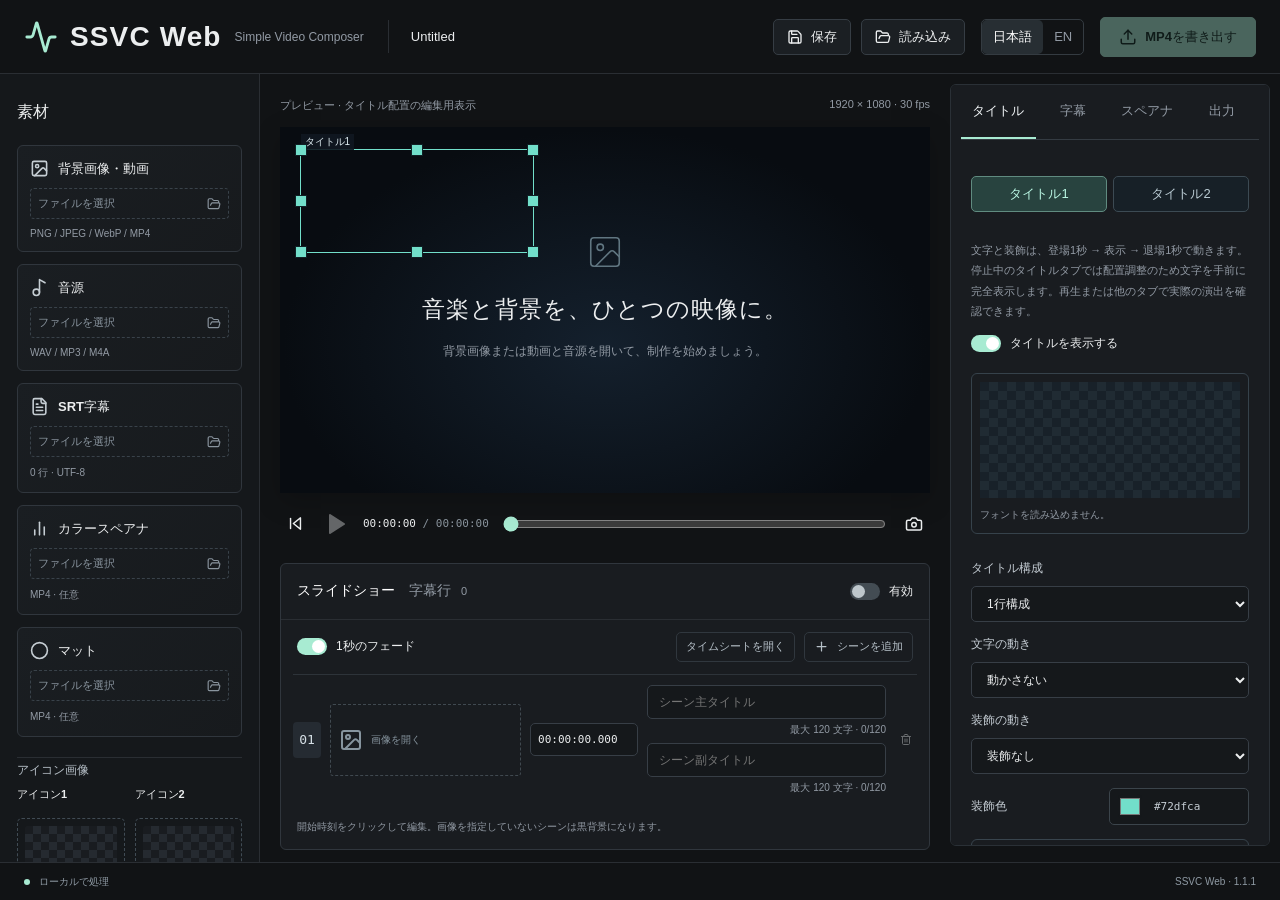
<file: index.html>
<!doctype html>
<html lang="ja">
  <head>
    <meta charset="UTF-8" />
    <meta name="viewport" content="width=device-width, initial-scale=1.0" />
    <meta name="theme-color" content="#111315" />
    <link rel="icon" type="image/svg+xml" href="./favicon.svg" />
    <title>SSVC Web — Simple Video Composer</title>
    <script type="module" crossorigin src="./assets/index-B2FSWwoa.js"></script>
    <link rel="stylesheet" crossorigin href="./assets/index-PaFo7kVs.css">
  </head>
  <body>
    <div id="root"></div>
  </body>
</html>
</file>
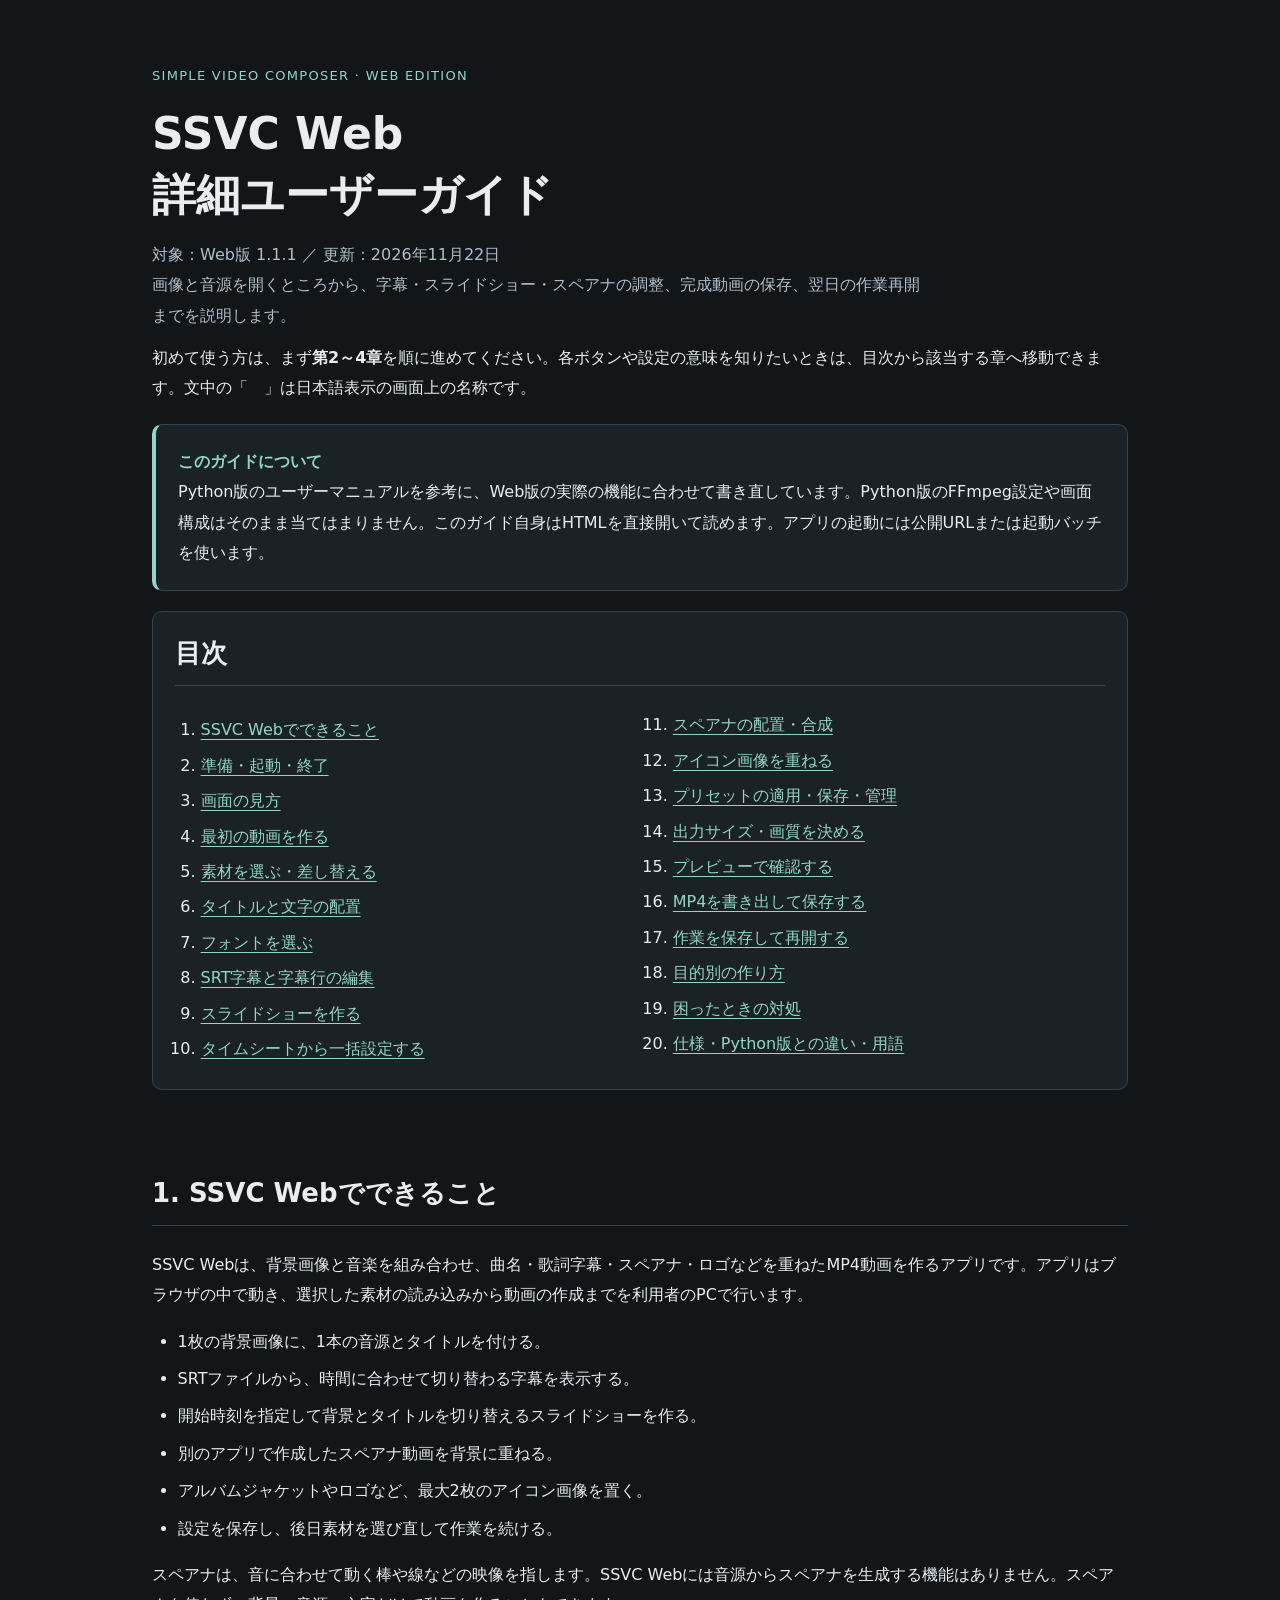
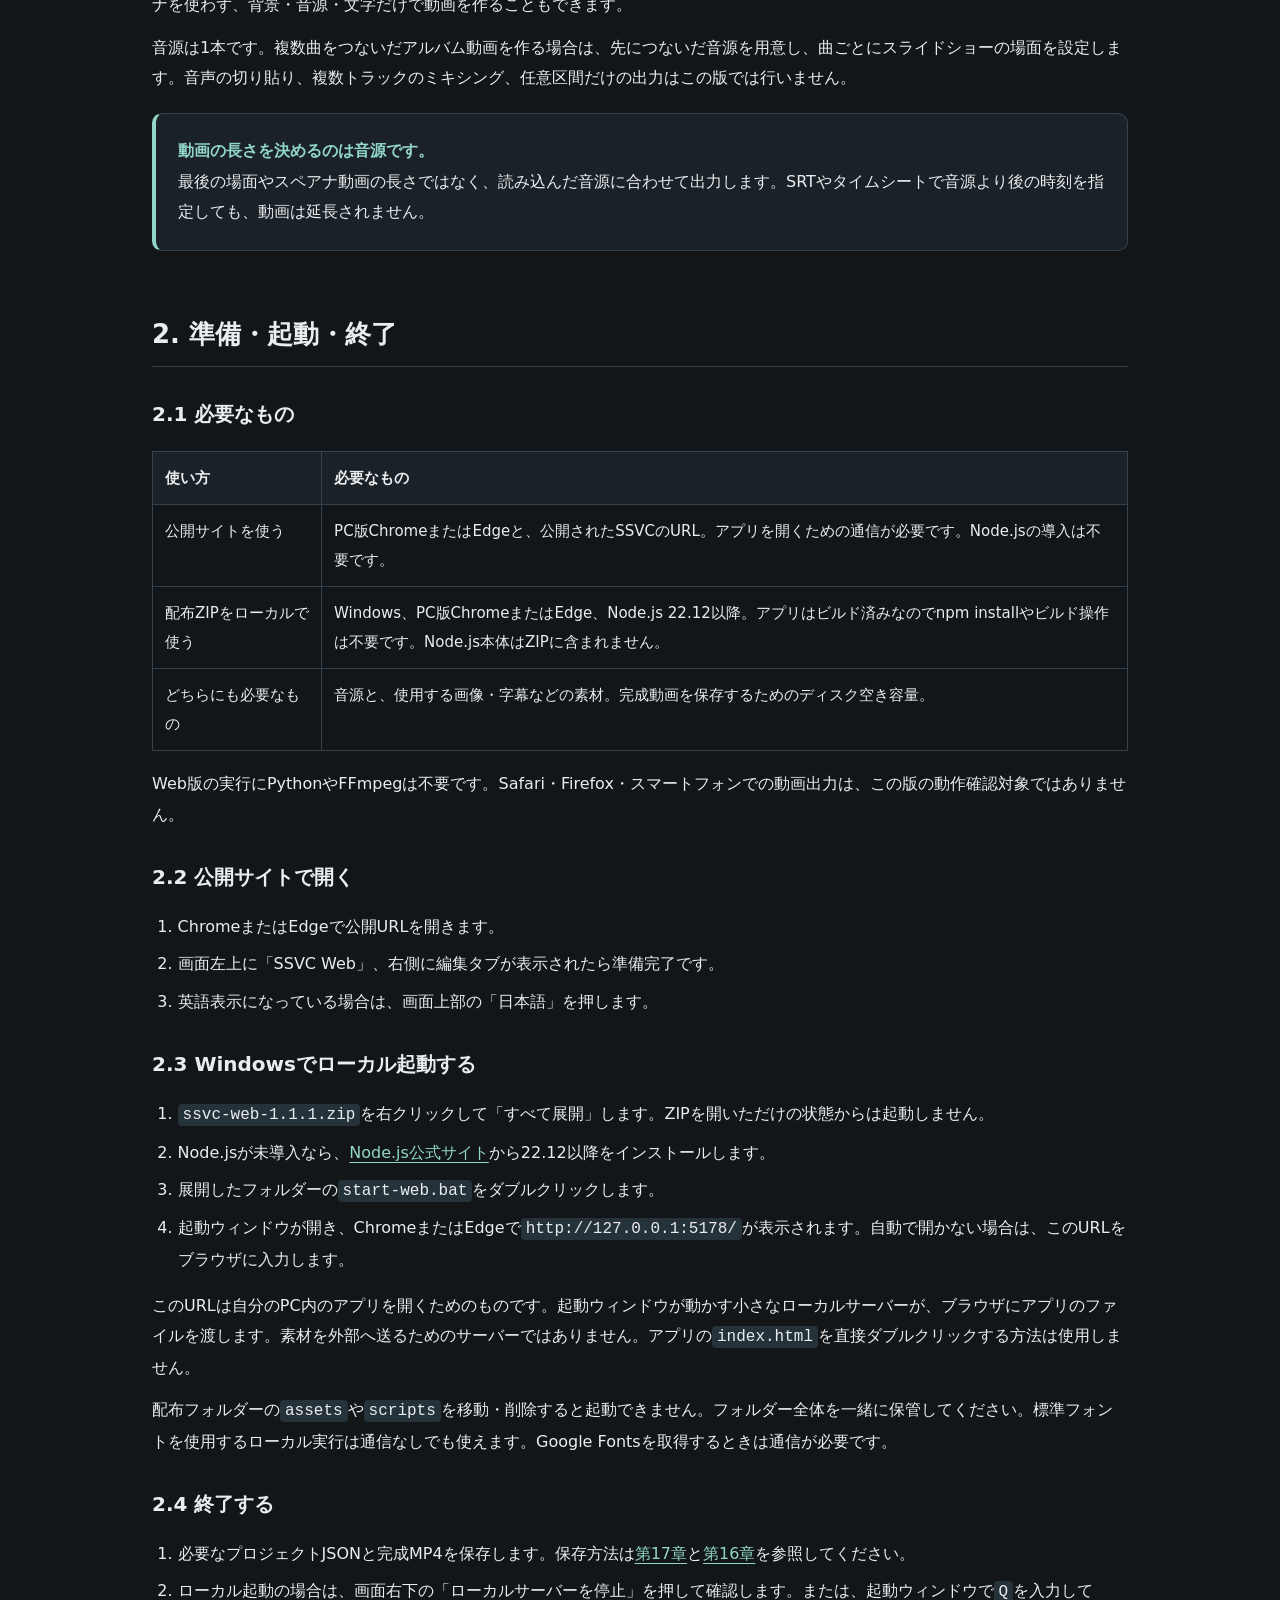
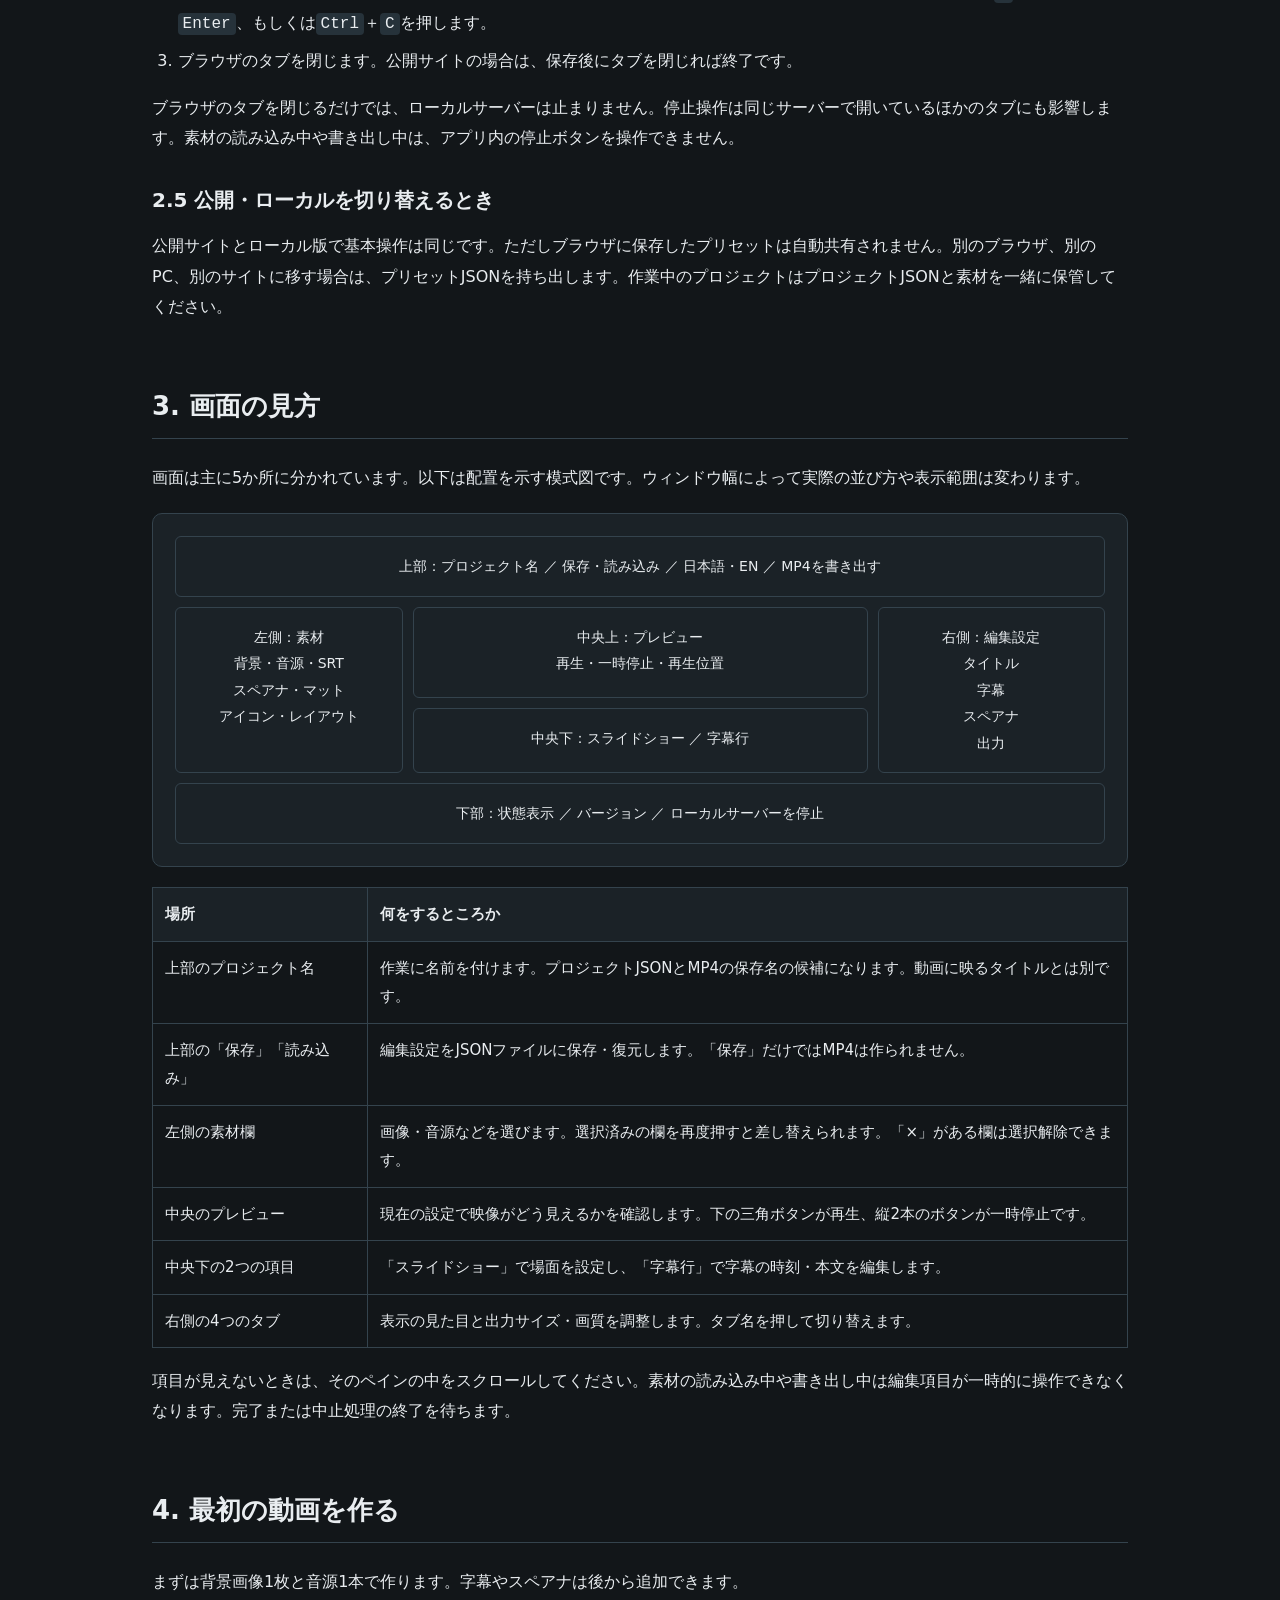
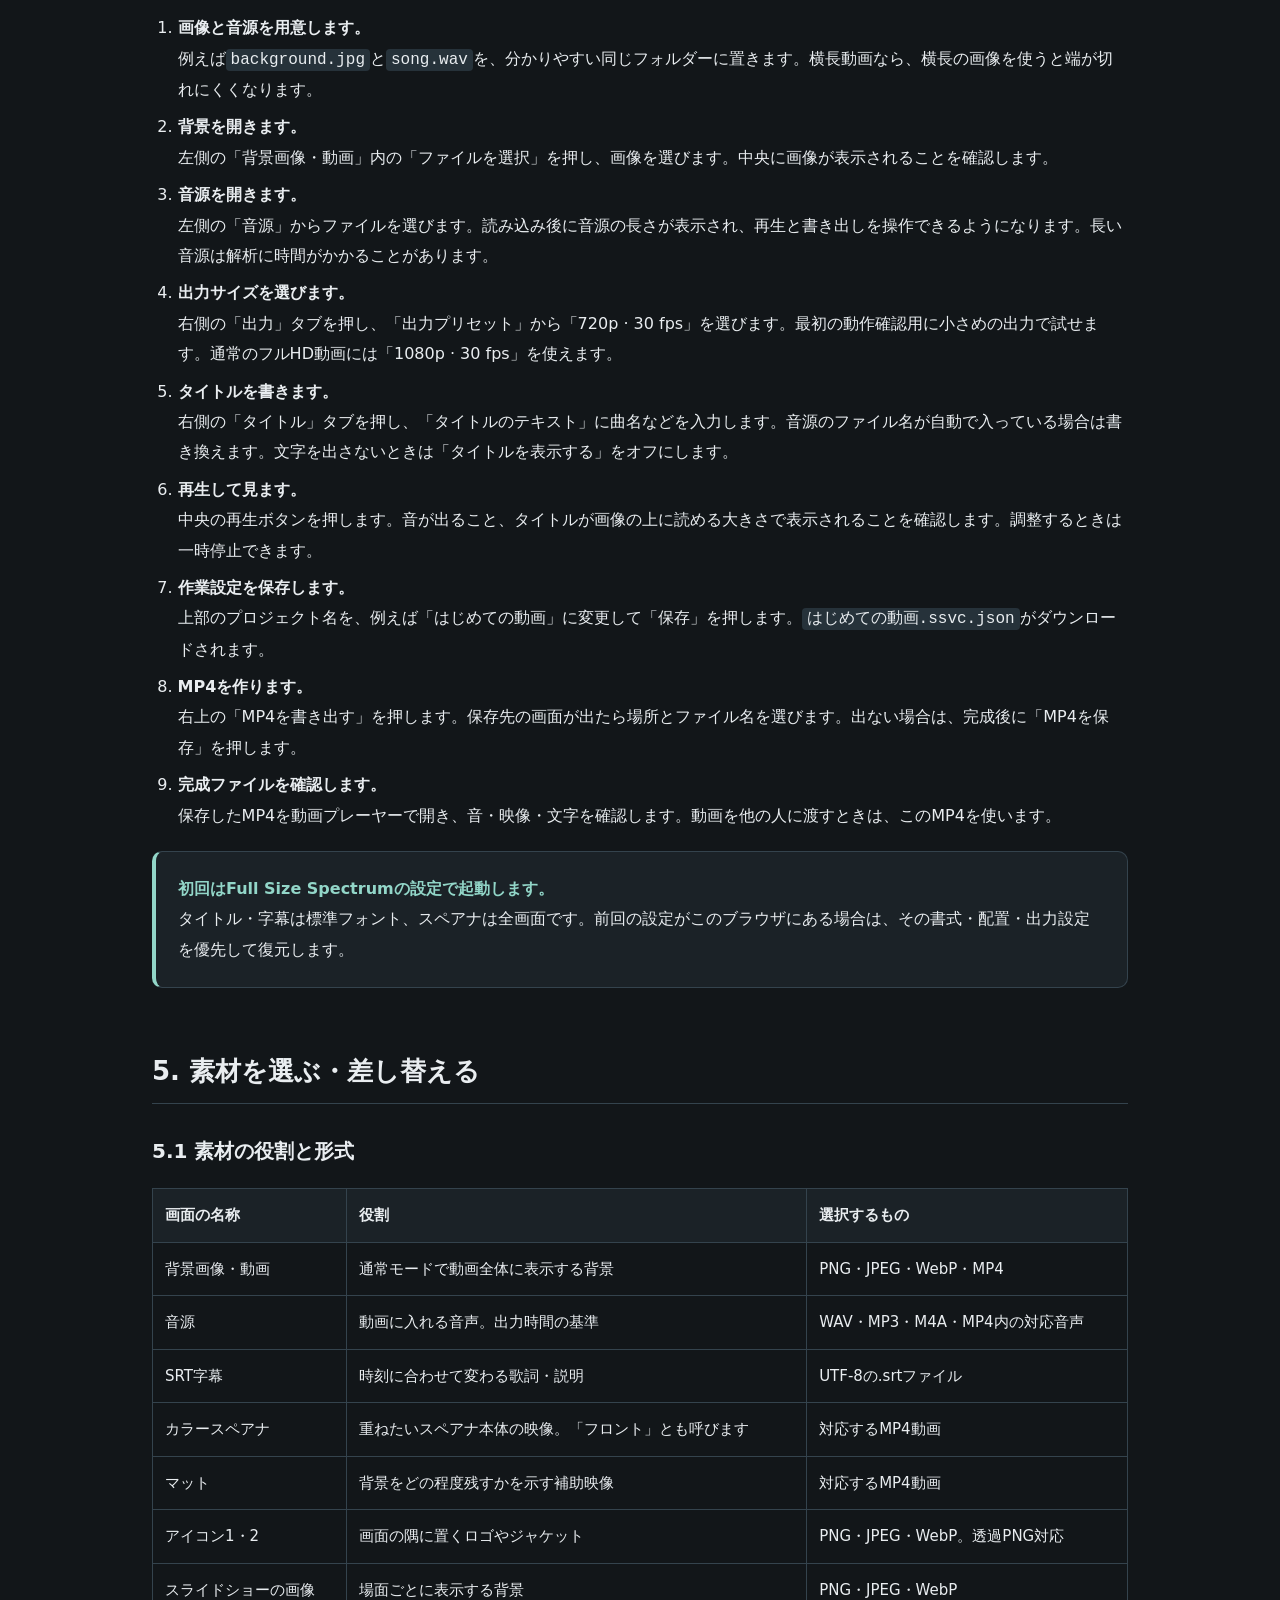
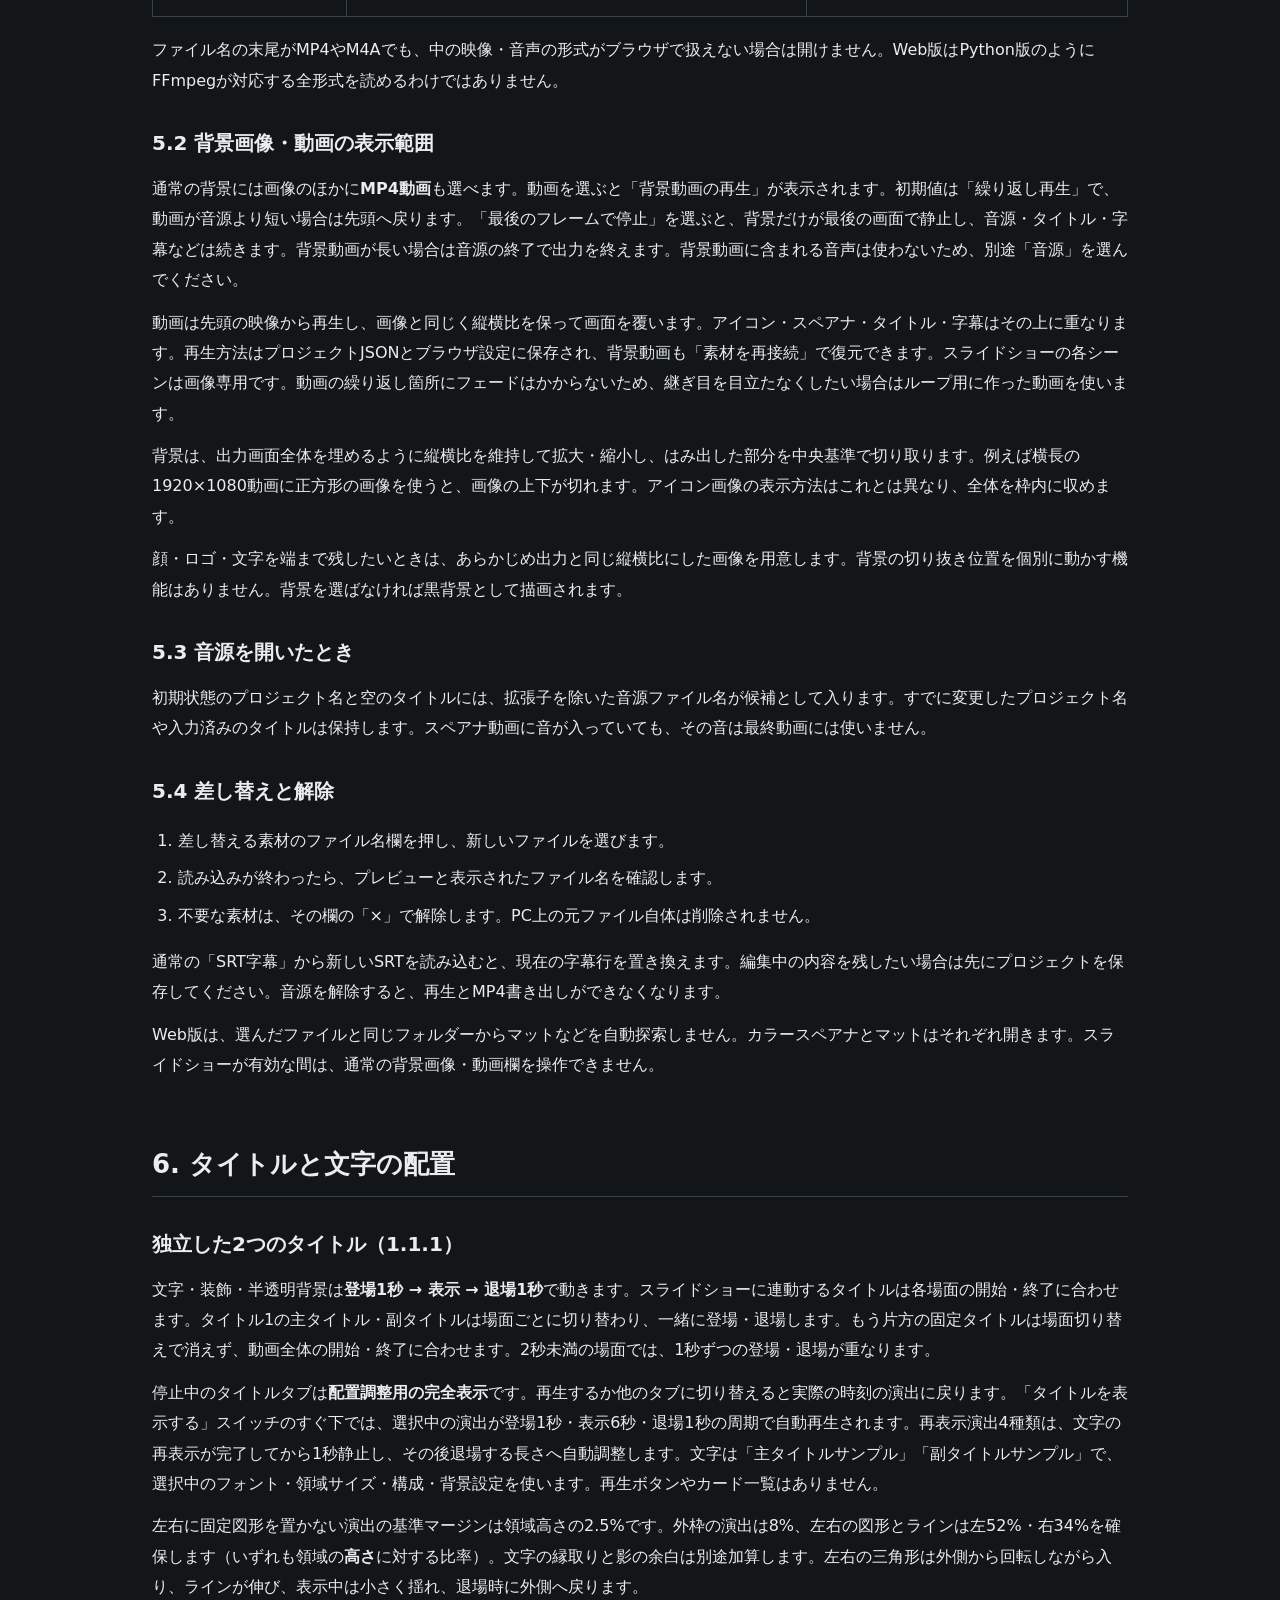
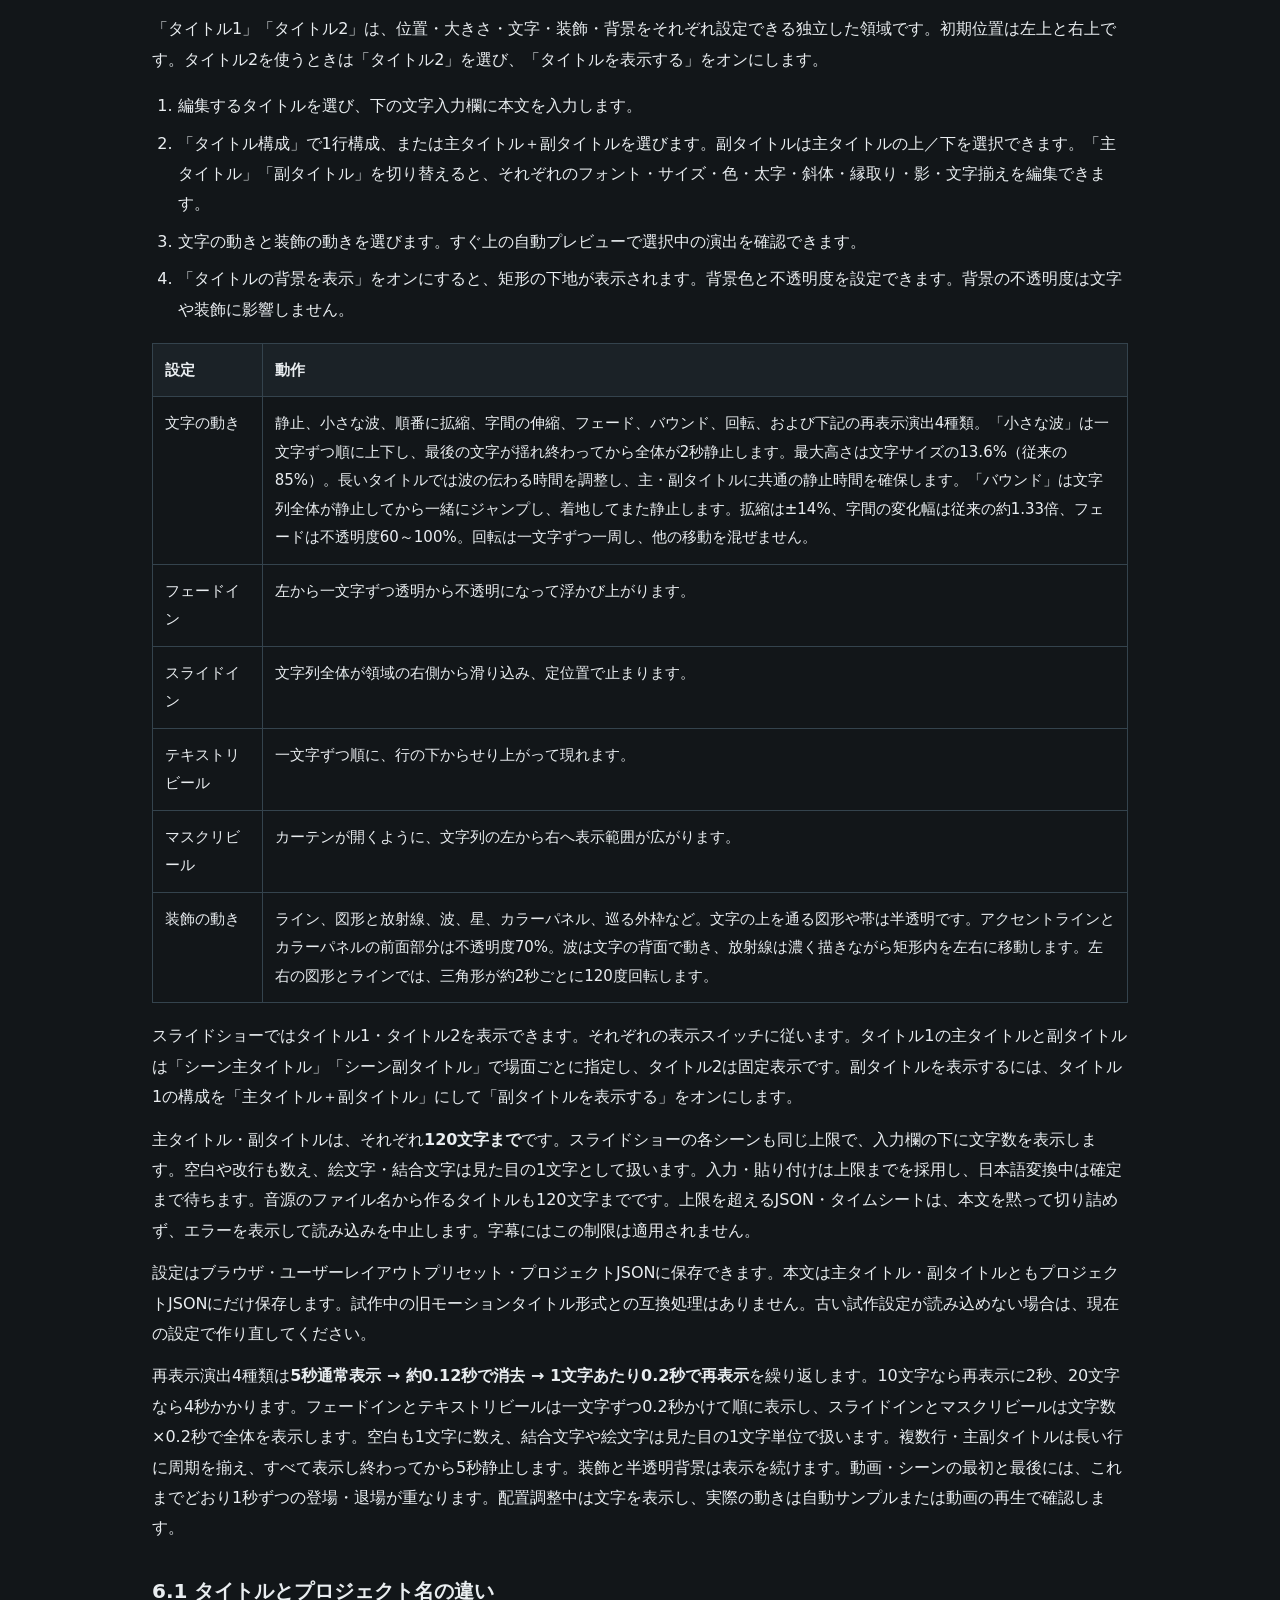
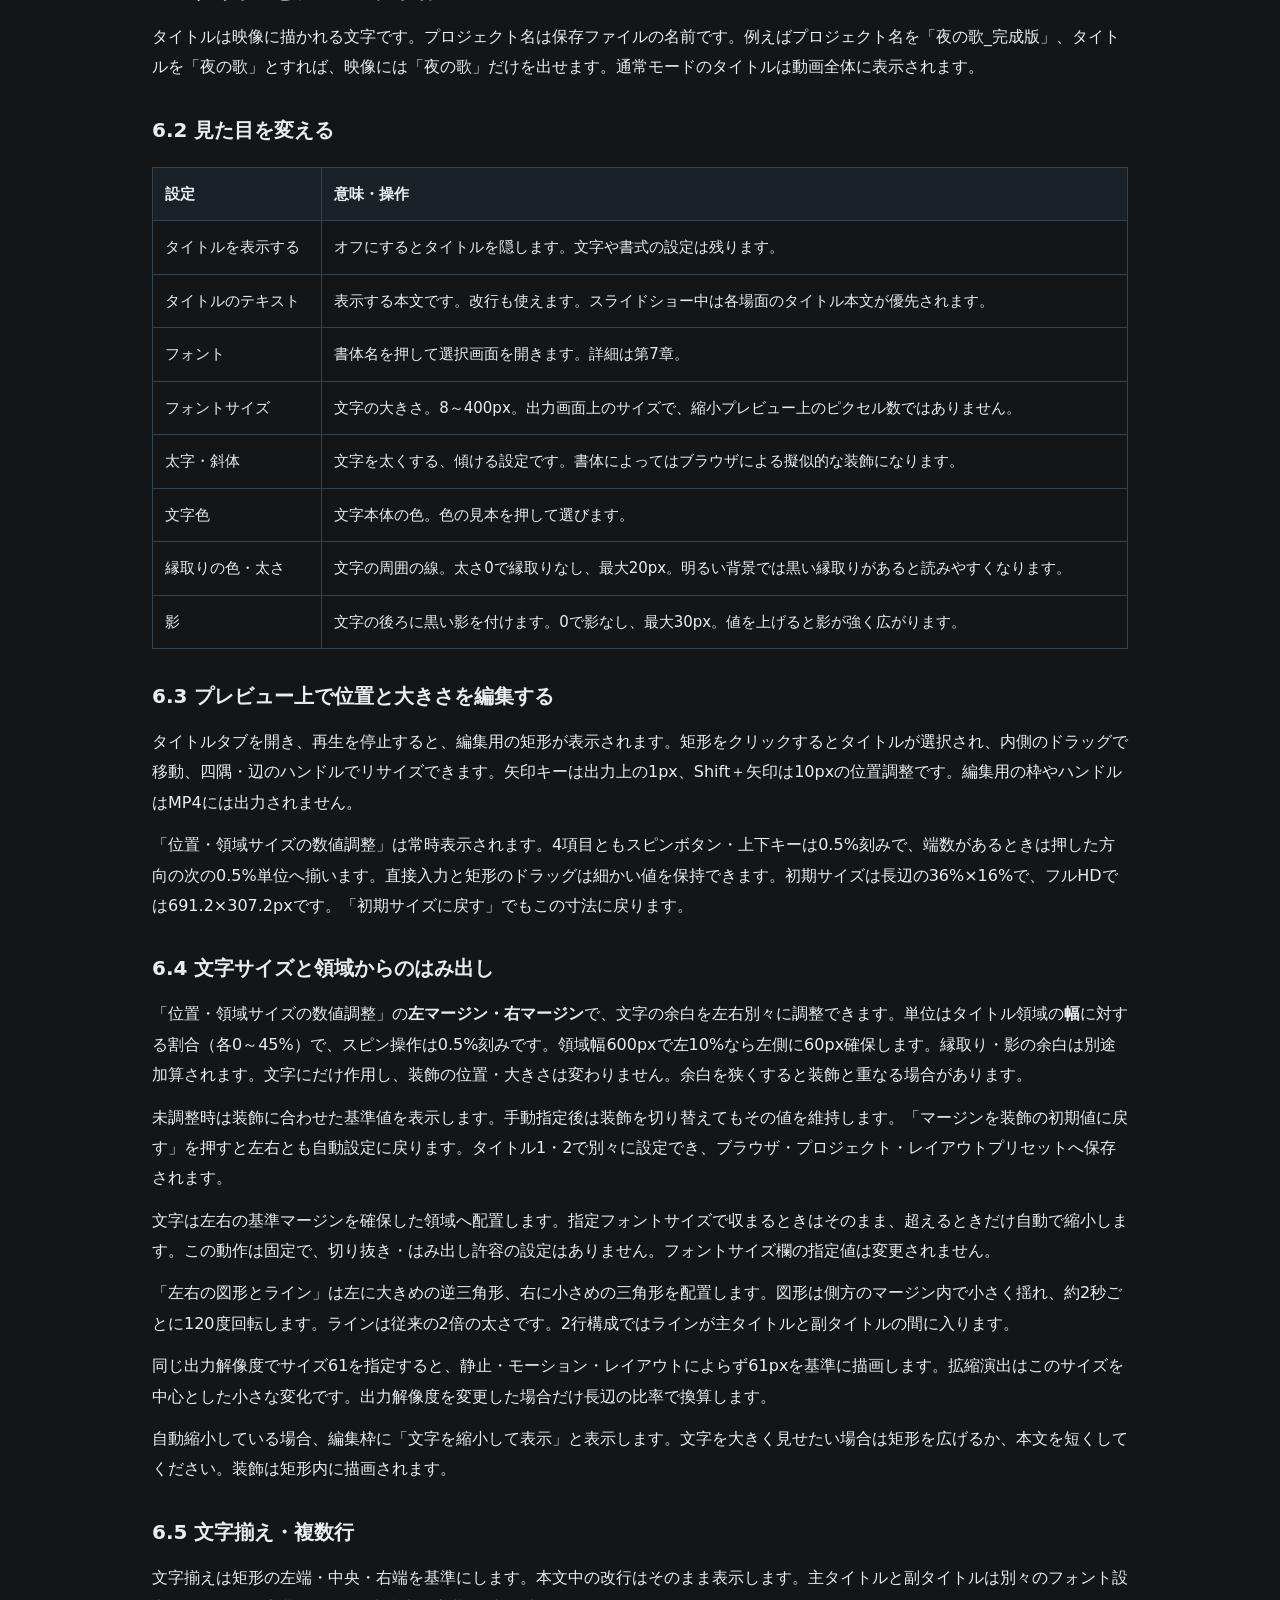
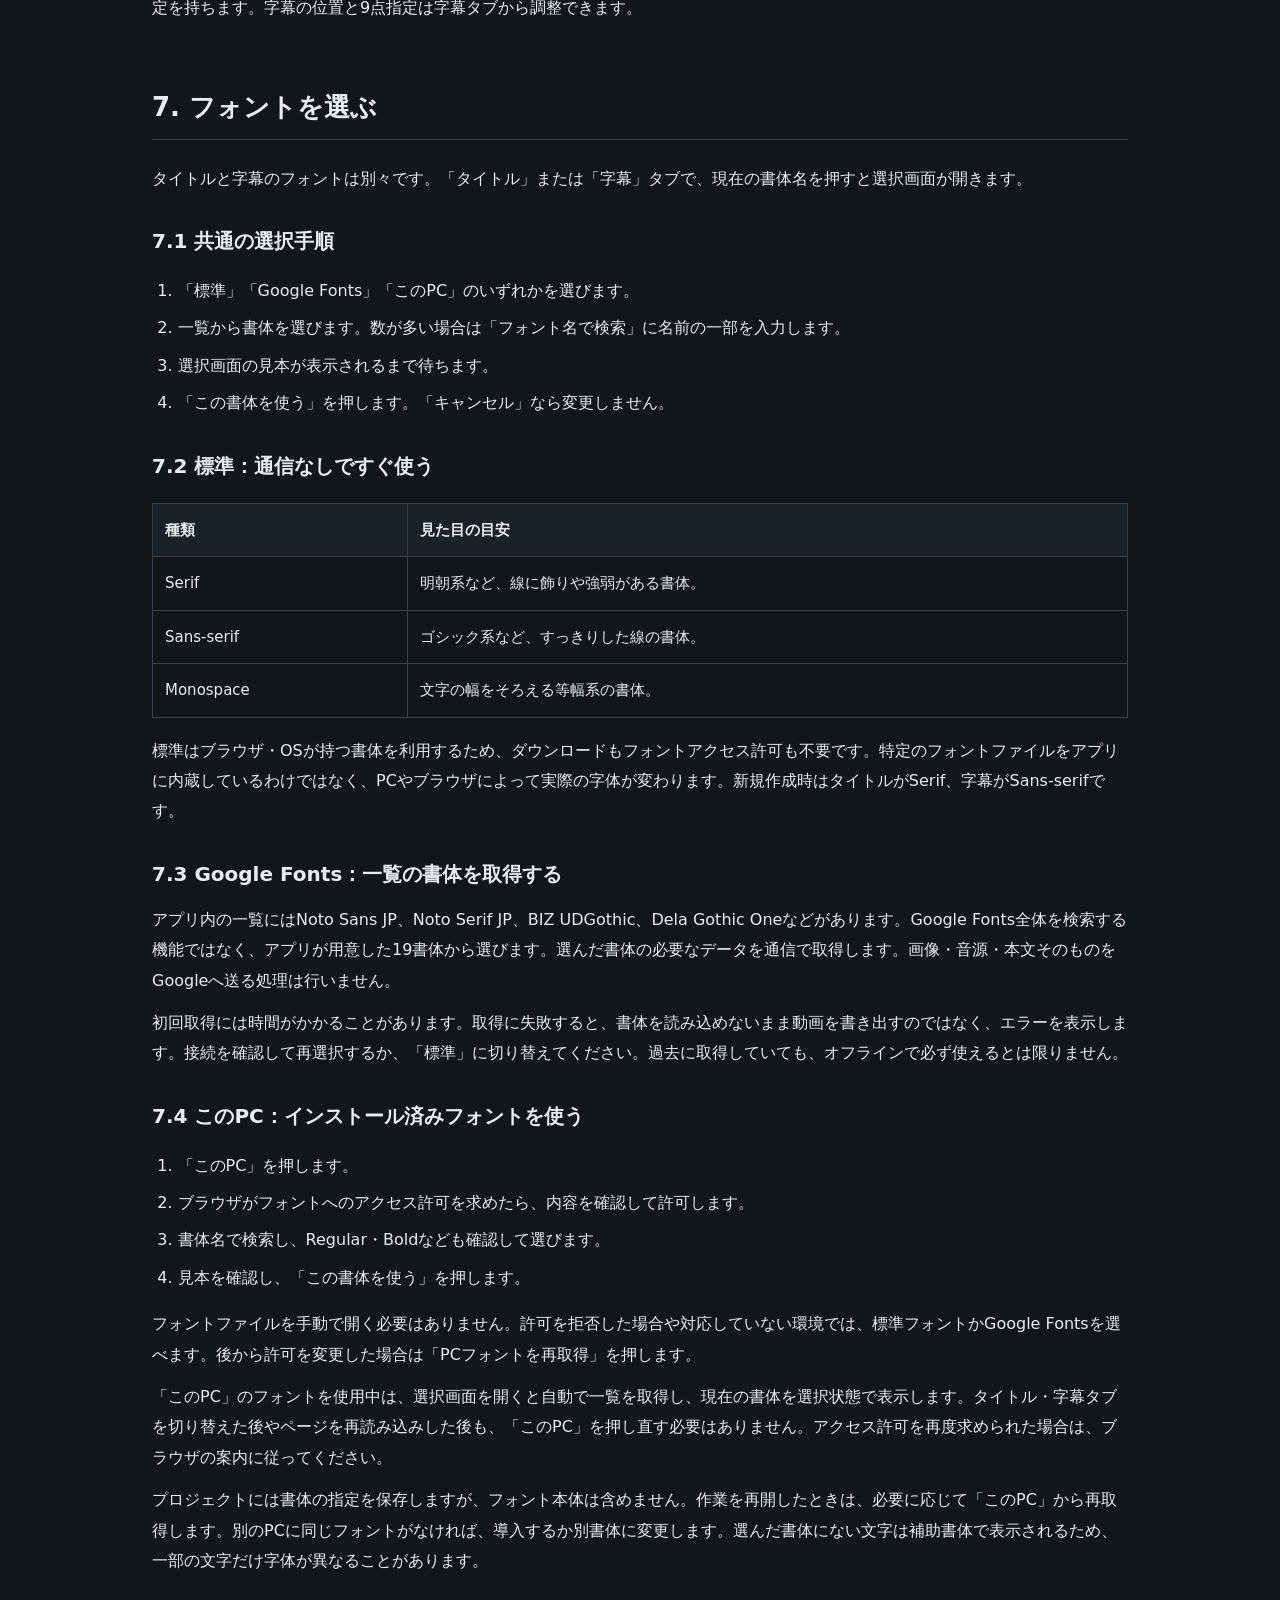
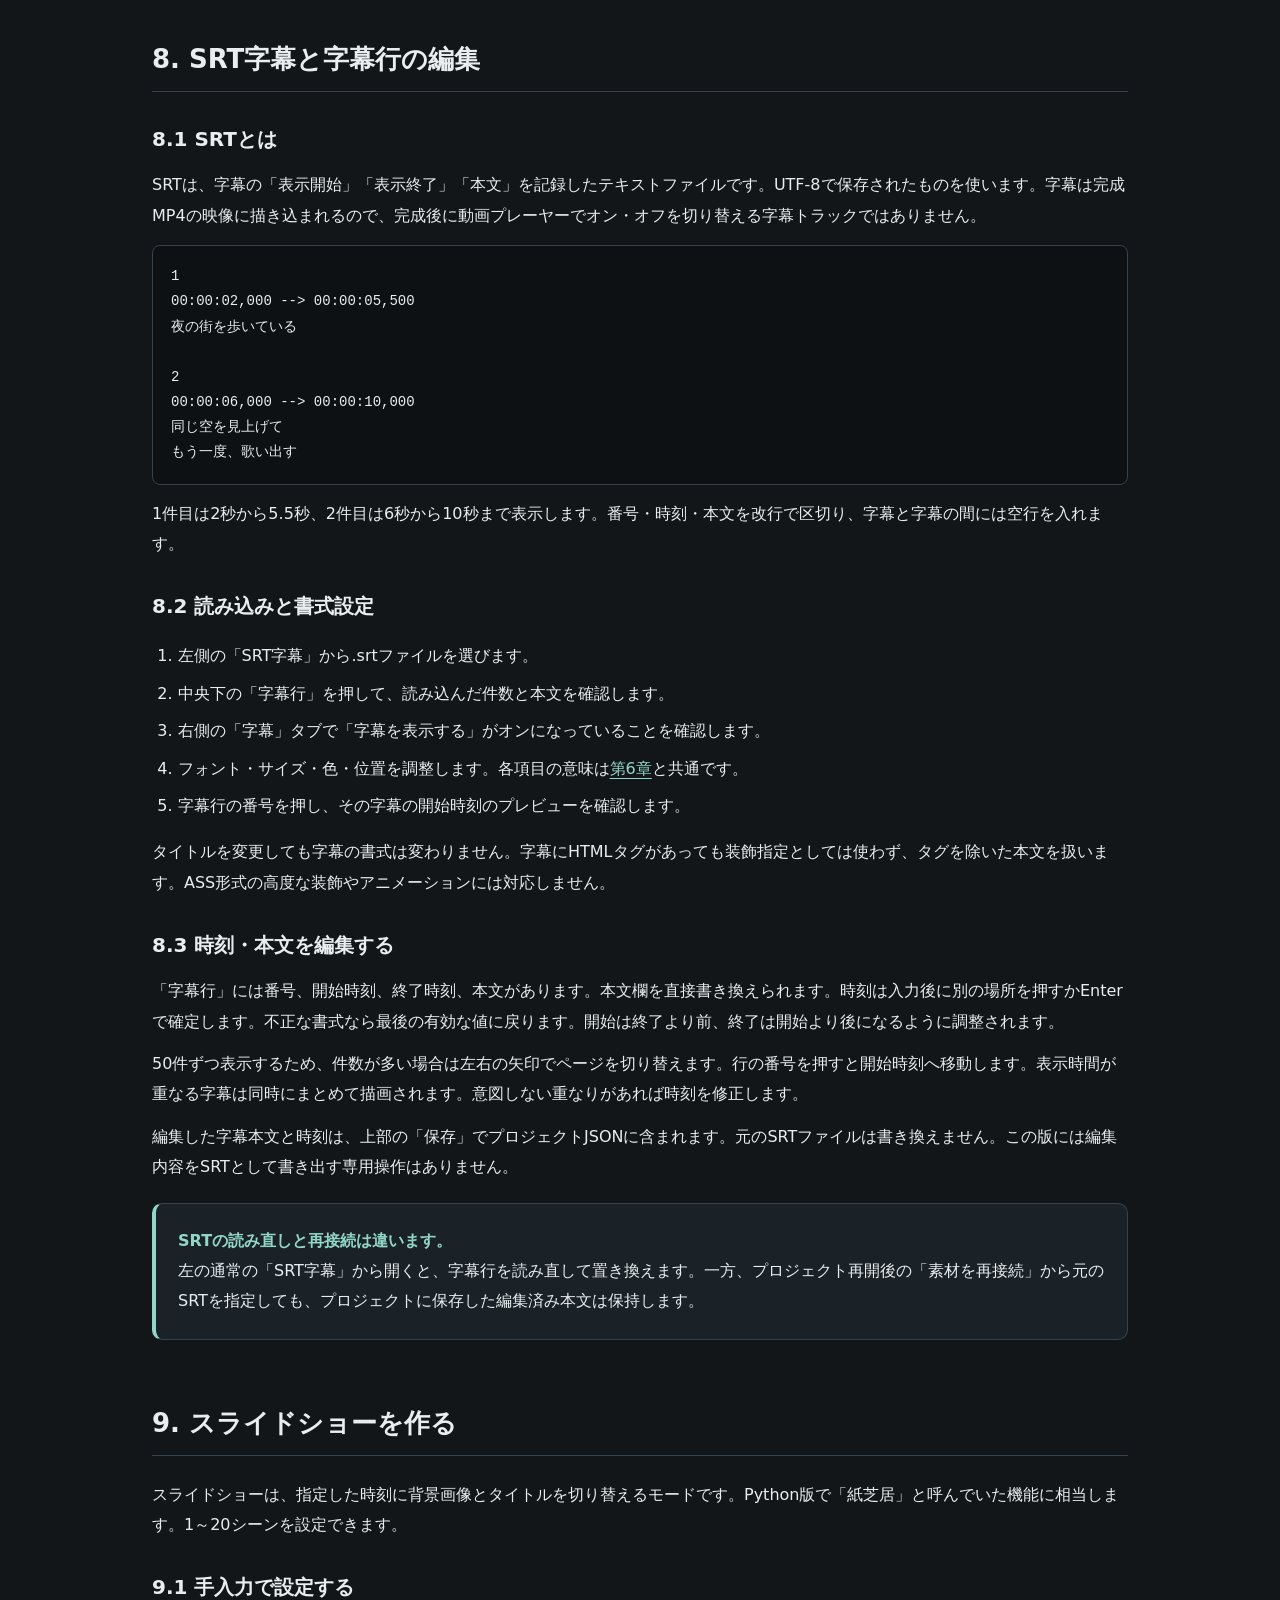
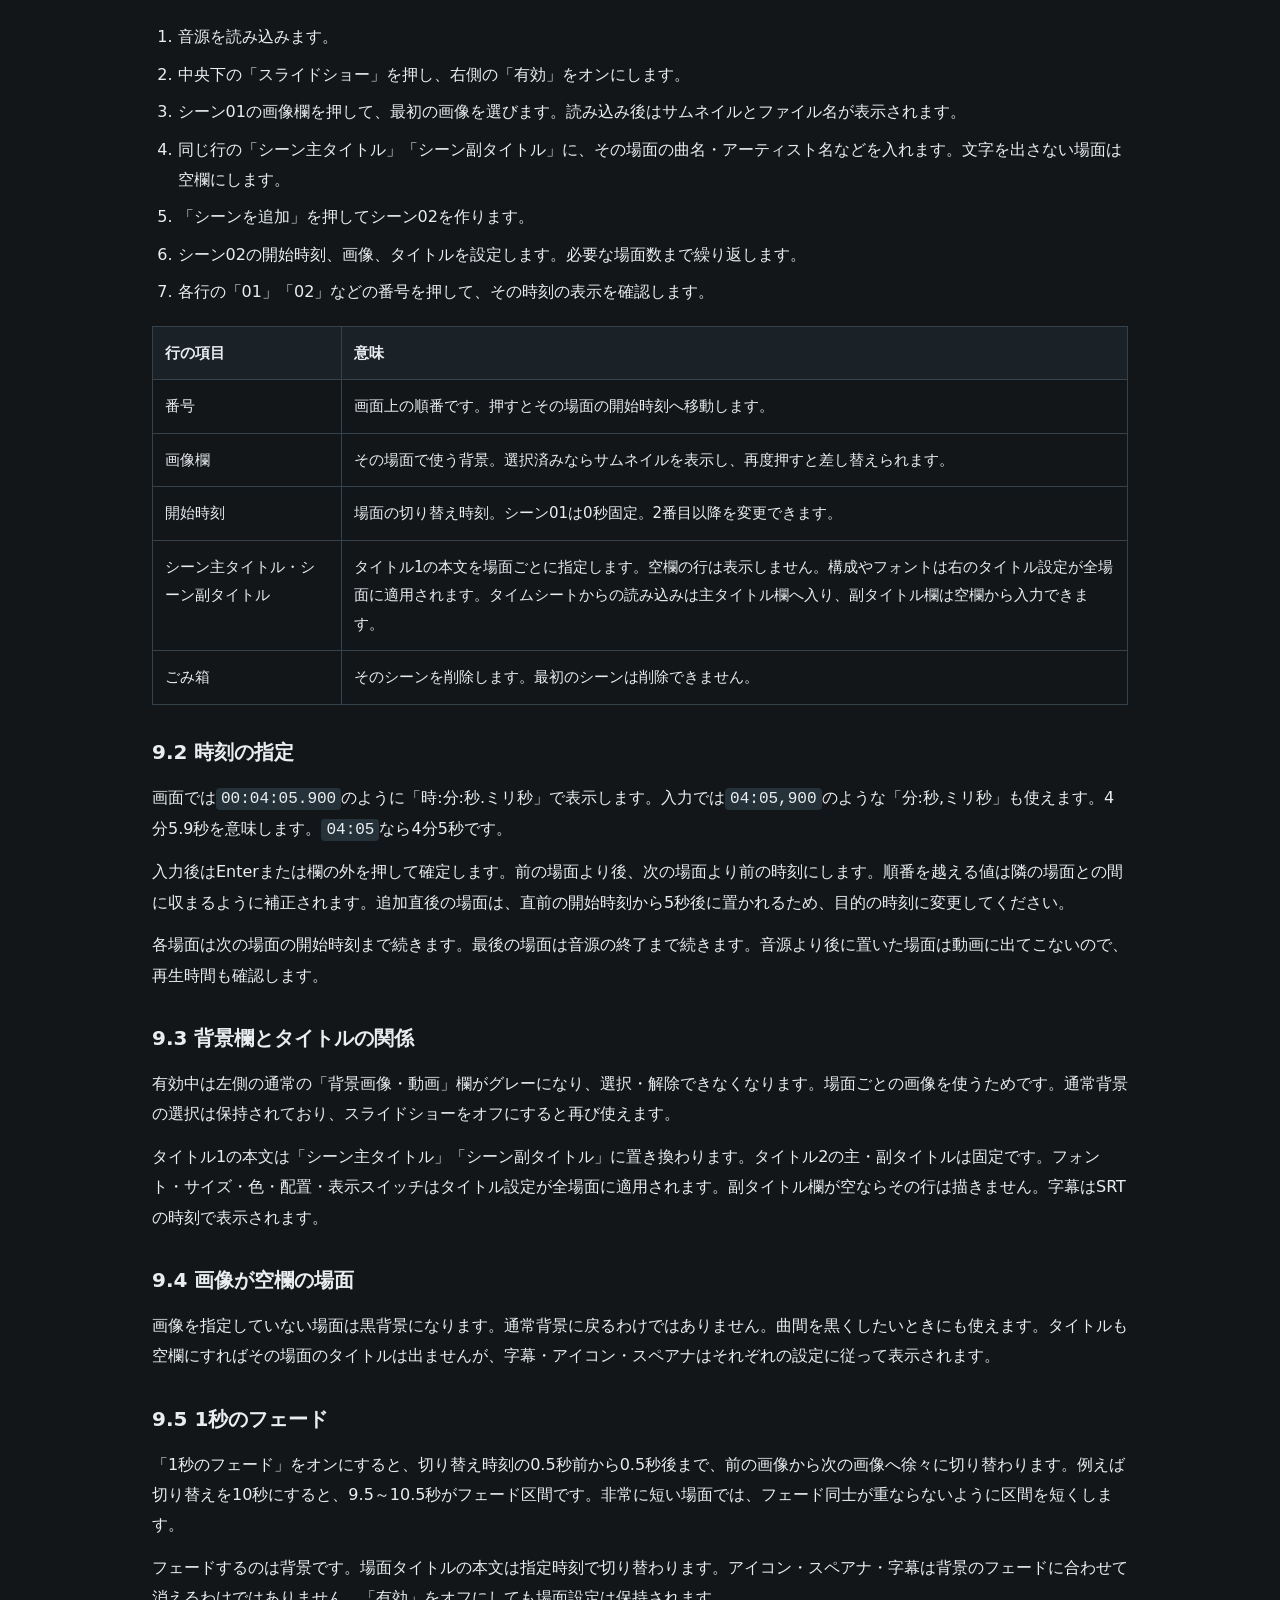
<file: MANUAL.html>
<!doctype html>
<html lang="ja">
<head>
<meta charset="utf-8">
<meta name="viewport" content="width=device-width, initial-scale=1">
<link rel="icon" href="data:,">
<title>SSVC Web 1.1.1 詳細ユーザーガイド</title>
<style>
:root{color-scheme:dark;--bg:#121619;--panel:#1b2227;--text:#e9edf0;--muted:#b0bec8;--line:#34434d;--accent:#92d6c8}
*{box-sizing:border-box}html{scroll-padding-top:24px}body{margin:0;background:var(--bg);color:var(--text);font:16px/1.9 system-ui,"Yu Gothic",sans-serif}a{color:var(--accent);text-underline-offset:4px}a:hover{color:#fff}header,main,footer{max-width:1040px;margin:auto;padding:32px}header{padding-top:64px}header .tag{color:var(--accent);font-size:13px;letter-spacing:.1em}h1{font-size:clamp(28px,5vw,44px);line-height:1.4;margin:14px 0}h2{font-size:26px;line-height:1.5;border-bottom:1px solid var(--line);padding-bottom:12px;margin:0 0 24px}h3{font-size:20px;margin:28px 0 10px}h4{font-size:17px;margin-bottom:8px}p{margin:12px 0}section{margin:0 0 64px;scroll-margin-top:24px}.lead{color:var(--muted);max-width:780px}nav,.note,.example,.map{background:var(--panel);border:1px solid var(--line);border-radius:10px;padding:22px;margin:20px 0}nav ol{columns:2;column-gap:40px;margin-bottom:0}nav li{break-inside:avoid;margin:5px 0}.note{border-left:4px solid var(--accent)}.note strong{color:var(--accent)}ol,ul{padding-left:1.6em}li{margin:7px 0}li p{margin:5px 0}table{width:100%;border-collapse:collapse;margin:18px 0;font-size:15px;overflow-wrap:anywhere}th,td{text-align:left;vertical-align:top;padding:12px;border:1px solid var(--line)}th{background:var(--panel)}td:first-child{min-width:100px}code,kbd{font-family:Consolas,monospace;background:#26323a;border-radius:4px;padding:2px 5px;overflow-wrap:anywhere}pre{background:#0d1114;border:1px solid var(--line);padding:18px;border-radius:8px;white-space:pre-wrap;overflow-wrap:anywhere;font:14px/1.8 Consolas,monospace}pre code{background:none;padding:0}small,.muted{color:var(--muted)}.map{display:grid;grid-template-columns:1fr 2fr 1fr;gap:10px;text-align:center;font-size:14px}.map div{border:1px solid var(--line);padding:16px 8px;border-radius:6px}.map .wide{grid-column:1/-1}.map .center{grid-column:2}.map .right{grid-column:3;grid-row:2/4}.map .left{grid-column:1;grid-row:2/4}.back{font-size:14px}footer{border-top:1px solid var(--line);color:var(--muted)}@media(max-width:640px){header,main,footer{padding:22px 16px}header{padding-top:36px}nav ol{columns:1}table{font-size:13px}th,td{padding:8px}td:first-child{min-width:0}h2{font-size:23px}.map{grid-template-columns:1fr;font-size:14px}.map div,.map .center,.map .right,.map .left{grid-column:1;grid-row:auto}section{margin-bottom:44px}}@media print{:root{color-scheme:light;--bg:#fff;--panel:#f3f5f5;--text:#111;--muted:#444;--line:#bbb;--accent:#17695c}body{font-size:10pt;line-height:1.65}header,main,footer{max-width:none;padding:0}header{margin-bottom:24px}h1{font-size:26pt}h2{font-size:18pt;break-after:avoid}h3,h4{break-after:avoid}section{margin-bottom:28px}tr,.note,.example,pre{break-inside:avoid}a{color:#17695c}code,kbd{background:#eee}pre{background:#f8f8f8}.back{display:none}@page{size:A4;margin:18mm}}
</style>
</head>
<body>
<header id="top">
<div class="tag">SIMPLE VIDEO COMPOSER · WEB EDITION</div>
<h1>SSVC Web<br>詳細ユーザーガイド</h1>
<p class="lead">対象：Web版 1.1.1 ／ 更新：2026年11月22日<br>画像と音源を開くところから、字幕・スライドショー・スペアナの調整、完成動画の保存、翌日の作業再開までを説明します。</p>
<p>初めて使う方は、まず<strong>第2～4章</strong>を順に進めてください。各ボタンや設定の意味を知りたいときは、目次から該当する章へ移動できます。文中の「　」は日本語表示の画面上の名称です。</p>
<div class="note"><strong>このガイドについて</strong><br>Python版のユーザーマニュアルを参考に、Web版の実際の機能に合わせて書き直しています。Python版のFFmpeg設定や画面構成はそのまま当てはまりません。このガイド自身はHTMLを直接開いて読めます。アプリの起動には公開URLまたは起動バッチを使います。</div>
<nav aria-label="目次"><h2>目次</h2><ol>
<li><a href="#overview">SSVC Webでできること</a></li>
<li><a href="#startup">準備・起動・終了</a></li>
<li><a href="#screen">画面の見方</a></li>
<li><a href="#first-video">最初の動画を作る</a></li>
<li><a href="#media">素材を選ぶ・差し替える</a></li>
<li><a href="#title">タイトルと文字の配置</a></li>
<li><a href="#fonts">フォントを選ぶ</a></li>
<li><a href="#subtitles">SRT字幕と字幕行の編集</a></li>
<li><a href="#slideshow">スライドショーを作る</a></li>
<li><a href="#timesheet">タイムシートから一括設定する</a></li>
<li><a href="#spectrum">スペアナの配置・合成</a></li>
<li><a href="#icons">アイコン画像を重ねる</a></li>
<li><a href="#presets">プリセットの適用・保存・管理</a></li>
<li><a href="#output">出力サイズ・画質を決める</a></li>
<li><a href="#preview">プレビューで確認する</a></li>
<li><a href="#export">MP4を書き出して保存する</a></li>
<li><a href="#projects">作業を保存して再開する</a></li>
<li><a href="#recipes">目的別の作り方</a></li>
<li><a href="#troubleshooting">困ったときの対処</a></li>
<li><a href="#reference">仕様・Python版との違い・用語</a></li>
</ol></nav>
</header>
<main>
<section id="overview"><h2>1. SSVC Webでできること</h2>
<p>SSVC Webは、背景画像と音楽を組み合わせ、曲名・歌詞字幕・スペアナ・ロゴなどを重ねたMP4動画を作るアプリです。アプリはブラウザの中で動き、選択した素材の読み込みから動画の作成までを利用者のPCで行います。</p>
<ul><li>1枚の背景画像に、1本の音源とタイトルを付ける。</li><li>SRTファイルから、時間に合わせて切り替わる字幕を表示する。</li><li>開始時刻を指定して背景とタイトルを切り替えるスライドショーを作る。</li><li>別のアプリで作成したスペアナ動画を背景に重ねる。</li><li>アルバムジャケットやロゴなど、最大2枚のアイコン画像を置く。</li><li>設定を保存し、後日素材を選び直して作業を続ける。</li></ul>
<p>スペアナは、音に合わせて動く棒や線などの映像を指します。SSVC Webには音源からスペアナを生成する機能はありません。スペアナを使わず、背景・音源・文字だけで動画を作ることもできます。</p>
<p>音源は1本です。複数曲をつないだアルバム動画を作る場合は、先につないだ音源を用意し、曲ごとにスライドショーの場面を設定します。音声の切り貼り、複数トラックのミキシング、任意区間だけの出力はこの版では行いません。</p>
<div class="note"><strong>動画の長さを決めるのは音源です。</strong><br>最後の場面やスペアナ動画の長さではなく、読み込んだ音源に合わせて出力します。SRTやタイムシートで音源より後の時刻を指定しても、動画は延長されません。</div>
</section>

<section id="startup"><h2>2. 準備・起動・終了</h2>
<h3>2.1 必要なもの</h3>
<table><thead><tr><th>使い方</th><th>必要なもの</th></tr></thead><tbody><tr><td>公開サイトを使う</td><td>PC版ChromeまたはEdgeと、公開されたSSVCのURL。アプリを開くための通信が必要です。Node.jsの導入は不要です。</td></tr><tr><td>配布ZIPをローカルで使う</td><td>Windows、PC版ChromeまたはEdge、Node.js 22.12以降。アプリはビルド済みなのでnpm installやビルド操作は不要です。Node.js本体はZIPに含まれません。</td></tr><tr><td>どちらにも必要なもの</td><td>音源と、使用する画像・字幕などの素材。完成動画を保存するためのディスク空き容量。</td></tr></tbody></table>
<p>Web版の実行にPythonやFFmpegは不要です。Safari・Firefox・スマートフォンでの動画出力は、この版の動作確認対象ではありません。</p>
<h3>2.2 公開サイトで開く</h3>
<ol><li>ChromeまたはEdgeで公開URLを開きます。</li><li>画面左上に「SSVC Web」、右側に編集タブが表示されたら準備完了です。</li><li>英語表示になっている場合は、画面上部の「日本語」を押します。</li></ol>
<h3>2.3 Windowsでローカル起動する</h3>
<ol><li><code>ssvc-web-1.1.1.zip</code>を右クリックして「すべて展開」します。ZIPを開いただけの状態からは起動しません。</li><li>Node.jsが未導入なら、<a href="https://nodejs.org/">Node.js公式サイト</a>から22.12以降をインストールします。</li><li>展開したフォルダーの<code>start-web.bat</code>をダブルクリックします。</li><li>起動ウィンドウが開き、ChromeまたはEdgeで<code>http://127.0.0.1:5178/</code>が表示されます。自動で開かない場合は、このURLをブラウザに入力します。</li></ol>
<p>このURLは自分のPC内のアプリを開くためのものです。起動ウィンドウが動かす小さなローカルサーバーが、ブラウザにアプリのファイルを渡します。素材を外部へ送るためのサーバーではありません。アプリの<code>index.html</code>を直接ダブルクリックする方法は使用しません。</p>
<p>配布フォルダーの<code>assets</code>や<code>scripts</code>を移動・削除すると起動できません。フォルダー全体を一緒に保管してください。標準フォントを使用するローカル実行は通信なしでも使えます。Google Fontsを取得するときは通信が必要です。</p>
<h3>2.4 終了する</h3>
<ol><li>必要なプロジェクトJSONと完成MP4を保存します。保存方法は<a href="#projects">第17章</a>と<a href="#export">第16章</a>を参照してください。</li><li>ローカル起動の場合は、画面右下の「ローカルサーバーを停止」を押して確認します。または、起動ウィンドウで<kbd>Q</kbd>を入力して<kbd>Enter</kbd>、もしくは<kbd>Ctrl</kbd>＋<kbd>C</kbd>を押します。</li><li>ブラウザのタブを閉じます。公開サイトの場合は、保存後にタブを閉じれば終了です。</li></ol>
<p>ブラウザのタブを閉じるだけでは、ローカルサーバーは止まりません。停止操作は同じサーバーで開いているほかのタブにも影響します。素材の読み込み中や書き出し中は、アプリ内の停止ボタンを操作できません。</p>
<h3>2.5 公開・ローカルを切り替えるとき</h3>
<p>公開サイトとローカル版で基本操作は同じです。ただしブラウザに保存したプリセットは自動共有されません。別のブラウザ、別のPC、別のサイトに移す場合は、プリセットJSONを持ち出します。作業中のプロジェクトはプロジェクトJSONと素材を一緒に保管してください。</p>
</section>

<section id="screen"><h2>3. 画面の見方</h2>
<p>画面は主に5か所に分かれています。以下は配置を示す模式図です。ウィンドウ幅によって実際の並び方や表示範囲は変わります。</p>
<div class="map" aria-label="画面構成の模式図"><div class="wide">上部：プロジェクト名 ／ 保存・読み込み ／ 日本語・EN ／ MP4を書き出す</div><div class="left">左側：素材<br>背景・音源・SRT<br>スペアナ・マット<br>アイコン・レイアウト</div><div class="center">中央上：プレビュー<br>再生・一時停止・再生位置</div><div class="right">右側：編集設定<br>タイトル<br>字幕<br>スペアナ<br>出力</div><div class="center">中央下：スライドショー ／ 字幕行</div><div class="wide">下部：状態表示 ／ バージョン ／ ローカルサーバーを停止</div></div>
<table><thead><tr><th>場所</th><th>何をするところか</th></tr></thead><tbody><tr><td>上部のプロジェクト名</td><td>作業に名前を付けます。プロジェクトJSONとMP4の保存名の候補になります。動画に映るタイトルとは別です。</td></tr><tr><td>上部の「保存」「読み込み」</td><td>編集設定をJSONファイルに保存・復元します。「保存」だけではMP4は作られません。</td></tr><tr><td>左側の素材欄</td><td>画像・音源などを選びます。選択済みの欄を再度押すと差し替えられます。「×」がある欄は選択解除できます。</td></tr><tr><td>中央のプレビュー</td><td>現在の設定で映像がどう見えるかを確認します。下の三角ボタンが再生、縦2本のボタンが一時停止です。</td></tr><tr><td>中央下の2つの項目</td><td>「スライドショー」で場面を設定し、「字幕行」で字幕の時刻・本文を編集します。</td></tr><tr><td>右側の4つのタブ</td><td>表示の見た目と出力サイズ・画質を調整します。タブ名を押して切り替えます。</td></tr></tbody></table>
<p>項目が見えないときは、そのペインの中をスクロールしてください。素材の読み込み中や書き出し中は編集項目が一時的に操作できなくなります。完了または中止処理の終了を待ちます。</p>
</section>

<section id="first-video"><h2>4. 最初の動画を作る</h2>
<p>まずは背景画像1枚と音源1本で作ります。字幕やスペアナは後から追加できます。</p>
<ol><li><strong>画像と音源を用意します。</strong><br>例えば<code>background.jpg</code>と<code>song.wav</code>を、分かりやすい同じフォルダーに置きます。横長動画なら、横長の画像を使うと端が切れにくくなります。</li><li><strong>背景を開きます。</strong><br>左側の「背景画像・動画」内の「ファイルを選択」を押し、画像を選びます。中央に画像が表示されることを確認します。</li><li><strong>音源を開きます。</strong><br>左側の「音源」からファイルを選びます。読み込み後に音源の長さが表示され、再生と書き出しを操作できるようになります。長い音源は解析に時間がかかることがあります。</li><li><strong>出力サイズを選びます。</strong><br>右側の「出力」タブを押し、「出力プリセット」から「720p · 30 fps」を選びます。最初の動作確認用に小さめの出力で試せます。通常のフルHD動画には「1080p · 30 fps」を使えます。</li><li><strong>タイトルを書きます。</strong><br>右側の「タイトル」タブを押し、「タイトルのテキスト」に曲名などを入力します。音源のファイル名が自動で入っている場合は書き換えます。文字を出さないときは「タイトルを表示する」をオフにします。</li><li><strong>再生して見ます。</strong><br>中央の再生ボタンを押します。音が出ること、タイトルが画像の上に読める大きさで表示されることを確認します。調整するときは一時停止できます。</li><li><strong>作業設定を保存します。</strong><br>上部のプロジェクト名を、例えば「はじめての動画」に変更して「保存」を押します。<code>はじめての動画.ssvc.json</code>がダウンロードされます。</li><li><strong>MP4を作ります。</strong><br>右上の「MP4を書き出す」を押します。保存先の画面が出たら場所とファイル名を選びます。出ない場合は、完成後に「MP4を保存」を押します。</li><li><strong>完成ファイルを確認します。</strong><br>保存したMP4を動画プレーヤーで開き、音・映像・文字を確認します。動画を他の人に渡すときは、このMP4を使います。</li></ol>
<div class="note"><strong>初回はFull Size Spectrumの設定で起動します。</strong><br>タイトル・字幕は標準フォント、スペアナは全画面です。前回の設定がこのブラウザにある場合は、その書式・配置・出力設定を優先して復元します。</div>
</section>

<section id="media"><h2>5. 素材を選ぶ・差し替える</h2>
<h3>5.1 素材の役割と形式</h3>
<table><thead><tr><th>画面の名称</th><th>役割</th><th>選択するもの</th></tr></thead><tbody><tr><td>背景画像・動画</td><td>通常モードで動画全体に表示する背景</td><td>PNG・JPEG・WebP・MP4</td></tr><tr><td>音源</td><td>動画に入れる音声。出力時間の基準</td><td>WAV・MP3・M4A・MP4内の対応音声</td></tr><tr><td>SRT字幕</td><td>時刻に合わせて変わる歌詞・説明</td><td>UTF-8の.srtファイル</td></tr><tr><td>カラースペアナ</td><td>重ねたいスペアナ本体の映像。「フロント」とも呼びます</td><td>対応するMP4動画</td></tr><tr><td>マット</td><td>背景をどの程度残すかを示す補助映像</td><td>対応するMP4動画</td></tr><tr><td>アイコン1・2</td><td>画面の隅に置くロゴやジャケット</td><td>PNG・JPEG・WebP。透過PNG対応</td></tr><tr><td>スライドショーの画像</td><td>場面ごとに表示する背景</td><td>PNG・JPEG・WebP</td></tr></tbody></table>
<p>ファイル名の末尾がMP4やM4Aでも、中の映像・音声の形式がブラウザで扱えない場合は開けません。Web版はPython版のようにFFmpegが対応する全形式を読めるわけではありません。</p>
<h3>5.2 背景画像・動画の表示範囲</h3>
<p>通常の背景には画像のほかに<strong>MP4動画</strong>も選べます。動画を選ぶと「背景動画の再生」が表示されます。初期値は「繰り返し再生」で、動画が音源より短い場合は先頭へ戻ります。「最後のフレームで停止」を選ぶと、背景だけが最後の画面で静止し、音源・タイトル・字幕などは続きます。背景動画が長い場合は音源の終了で出力を終えます。背景動画に含まれる音声は使わないため、別途「音源」を選んでください。</p>
<p>動画は先頭の映像から再生し、画像と同じく縦横比を保って画面を覆います。アイコン・スペアナ・タイトル・字幕はその上に重なります。再生方法はプロジェクトJSONとブラウザ設定に保存され、背景動画も「素材を再接続」で復元できます。スライドショーの各シーンは画像専用です。動画の繰り返し箇所にフェードはかからないため、継ぎ目を目立たなくしたい場合はループ用に作った動画を使います。</p>
<p>背景は、出力画面全体を埋めるように縦横比を維持して拡大・縮小し、はみ出した部分を中央基準で切り取ります。例えば横長の1920×1080動画に正方形の画像を使うと、画像の上下が切れます。アイコン画像の表示方法はこれとは異なり、全体を枠内に収めます。</p>
<p>顔・ロゴ・文字を端まで残したいときは、あらかじめ出力と同じ縦横比にした画像を用意します。背景の切り抜き位置を個別に動かす機能はありません。背景を選ばなければ黒背景として描画されます。</p>
<h3>5.3 音源を開いたとき</h3>
<p>初期状態のプロジェクト名と空のタイトルには、拡張子を除いた音源ファイル名が候補として入ります。すでに変更したプロジェクト名や入力済みのタイトルは保持します。スペアナ動画に音が入っていても、その音は最終動画には使いません。</p>
<h3>5.4 差し替えと解除</h3>
<ol><li>差し替える素材のファイル名欄を押し、新しいファイルを選びます。</li><li>読み込みが終わったら、プレビューと表示されたファイル名を確認します。</li><li>不要な素材は、その欄の「×」で解除します。PC上の元ファイル自体は削除されません。</li></ol>
<p>通常の「SRT字幕」から新しいSRTを読み込むと、現在の字幕行を置き換えます。編集中の内容を残したい場合は先にプロジェクトを保存してください。音源を解除すると、再生とMP4書き出しができなくなります。</p>
<p>Web版は、選んだファイルと同じフォルダーからマットなどを自動探索しません。カラースペアナとマットはそれぞれ開きます。スライドショーが有効な間は、通常の背景画像・動画欄を操作できません。</p>
</section>

<section id="title"><h2>6. タイトルと文字の配置</h2>
<h3>独立した2つのタイトル（1.1.1）</h3>
<p>文字・装飾・半透明背景は<strong>登場1秒 → 表示 → 退場1秒</strong>で動きます。スライドショーに連動するタイトルは各場面の開始・終了に合わせます。タイトル1の主タイトル・副タイトルは場面ごとに切り替わり、一緒に登場・退場します。もう片方の固定タイトルは場面切り替えで消えず、動画全体の開始・終了に合わせます。2秒未満の場面では、1秒ずつの登場・退場が重なります。</p>
<p>停止中のタイトルタブは<strong>配置調整用の完全表示</strong>です。再生するか他のタブに切り替えると実際の時刻の演出に戻ります。「タイトルを表示する」スイッチのすぐ下では、選択中の演出が登場1秒・表示6秒・退場1秒の周期で自動再生されます。再表示演出4種類は、文字の再表示が完了してから1秒静止し、その後退場する長さへ自動調整します。文字は「主タイトルサンプル」「副タイトルサンプル」で、選択中のフォント・領域サイズ・構成・背景設定を使います。再生ボタンやカード一覧はありません。</p>
<p>左右に固定図形を置かない演出の基準マージンは領域高さの2.5%です。外枠の演出は8%、左右の図形とラインは左52%・右34%を確保します（いずれも領域の<strong>高さ</strong>に対する比率）。文字の縁取りと影の余白は別途加算します。左右の三角形は外側から回転しながら入り、ラインが伸び、表示中は小さく揺れ、退場時に外側へ戻ります。</p>
<p>「タイトル1」「タイトル2」は、位置・大きさ・文字・装飾・背景をそれぞれ設定できる独立した領域です。初期位置は左上と右上です。タイトル2を使うときは「タイトル2」を選び、「タイトルを表示する」をオンにします。</p>
<ol><li>編集するタイトルを選び、下の文字入力欄に本文を入力します。</li><li>「タイトル構成」で1行構成、または主タイトル＋副タイトルを選びます。副タイトルは主タイトルの上／下を選択できます。「主タイトル」「副タイトル」を切り替えると、それぞれのフォント・サイズ・色・太字・斜体・縁取り・影・文字揃えを編集できます。</li><li>文字の動きと装飾の動きを選びます。すぐ上の自動プレビューで選択中の演出を確認できます。</li><li>「タイトルの背景を表示」をオンにすると、矩形の下地が表示されます。背景色と不透明度を設定できます。背景の不透明度は文字や装飾に影響しません。</li></ol>
<table><thead><tr><th>設定</th><th>動作</th></tr></thead><tbody>
<tr><td>文字の動き</td><td>静止、小さな波、順番に拡縮、字間の伸縮、フェード、バウンド、回転、および下記の再表示演出4種類。「小さな波」は一文字ずつ順に上下し、最後の文字が揺れ終わってから全体が2秒静止します。最大高さは文字サイズの13.6%（従来の85%）。長いタイトルでは波の伝わる時間を調整し、主・副タイトルに共通の静止時間を確保します。「バウンド」は文字列全体が静止してから一緒にジャンプし、着地してまた静止します。拡縮は±14%、字間の変化幅は従来の約1.33倍、フェードは不透明度60～100%。回転は一文字ずつ一周し、他の移動を混ぜません。</td></tr>
<tr><td>フェードイン</td><td>左から一文字ずつ透明から不透明になって浮かび上がります。</td></tr>
<tr><td>スライドイン</td><td>文字列全体が領域の右側から滑り込み、定位置で止まります。</td></tr>
<tr><td>テキストリビール</td><td>一文字ずつ順に、行の下からせり上がって現れます。</td></tr>
<tr><td>マスクリビール</td><td>カーテンが開くように、文字列の左から右へ表示範囲が広がります。</td></tr>
<tr><td>装飾の動き</td><td>ライン、図形と放射線、波、星、カラーパネル、巡る外枠など。文字の上を通る図形や帯は半透明です。アクセントラインとカラーパネルの前面部分は不透明度70%。波は文字の背面で動き、放射線は濃く描きながら矩形内を左右に移動します。左右の図形とラインでは、三角形が約2秒ごとに120度回転します。</td></tr>

</tbody></table>
<p>スライドショーではタイトル1・タイトル2を表示できます。それぞれの表示スイッチに従います。タイトル1の主タイトルと副タイトルは「シーン主タイトル」「シーン副タイトル」で場面ごとに指定し、タイトル2は固定表示です。副タイトルを表示するには、タイトル1の構成を「主タイトル＋副タイトル」にして「副タイトルを表示する」をオンにします。</p>
<p>主タイトル・副タイトルは、それぞれ<strong>120文字まで</strong>です。スライドショーの各シーンも同じ上限で、入力欄の下に文字数を表示します。空白や改行も数え、絵文字・結合文字は見た目の1文字として扱います。入力・貼り付けは上限までを採用し、日本語変換中は確定まで待ちます。音源のファイル名から作るタイトルも120文字までです。上限を超えるJSON・タイムシートは、本文を黙って切り詰めず、エラーを表示して読み込みを中止します。字幕にはこの制限は適用されません。</p>
<p>設定はブラウザ・ユーザーレイアウトプリセット・プロジェクトJSONに保存できます。本文は主タイトル・副タイトルともプロジェクトJSONにだけ保存します。試作中の旧モーションタイトル形式との互換処理はありません。古い試作設定が読み込めない場合は、現在の設定で作り直してください。</p>
<p>再表示演出4種類は<strong>5秒通常表示 → 約0.12秒で消去 → 1文字あたり0.2秒で再表示</strong>を繰り返します。10文字なら再表示に2秒、20文字なら4秒かかります。フェードインとテキストリビールは一文字ずつ0.2秒かけて順に表示し、スライドインとマスクリビールは文字数×0.2秒で全体を表示します。空白も1文字に数え、結合文字や絵文字は見た目の1文字単位で扱います。複数行・主副タイトルは長い行に周期を揃え、すべて表示し終わってから5秒静止します。装飾と半透明背景は表示を続けます。動画・シーンの最初と最後には、これまでどおり1秒ずつの登場・退場が重なります。配置調整中は文字を表示し、実際の動きは自動サンプルまたは動画の再生で確認します。</p>
<h3>6.1 タイトルとプロジェクト名の違い</h3>
<p>タイトルは映像に描かれる文字です。プロジェクト名は保存ファイルの名前です。例えばプロジェクト名を「夜の歌_完成版」、タイトルを「夜の歌」とすれば、映像には「夜の歌」だけを出せます。通常モードのタイトルは動画全体に表示されます。</p>
<h3>6.2 見た目を変える</h3>
<table><thead><tr><th>設定</th><th>意味・操作</th></tr></thead><tbody><tr><td>タイトルを表示する</td><td>オフにするとタイトルを隠します。文字や書式の設定は残ります。</td></tr><tr><td>タイトルのテキスト</td><td>表示する本文です。改行も使えます。スライドショー中は各場面のタイトル本文が優先されます。</td></tr><tr><td>フォント</td><td>書体名を押して選択画面を開きます。詳細は第7章。</td></tr><tr><td>フォントサイズ</td><td>文字の大きさ。8～400px。出力画面上のサイズで、縮小プレビュー上のピクセル数ではありません。</td></tr><tr><td>太字・斜体</td><td>文字を太くする、傾ける設定です。書体によってはブラウザによる擬似的な装飾になります。</td></tr><tr><td>文字色</td><td>文字本体の色。色の見本を押して選びます。</td></tr><tr><td>縁取りの色・太さ</td><td>文字の周囲の線。太さ0で縁取りなし、最大20px。明るい背景では黒い縁取りがあると読みやすくなります。</td></tr><tr><td>影</td><td>文字の後ろに黒い影を付けます。0で影なし、最大30px。値を上げると影が強く広がります。</td></tr></tbody></table>
<h3>6.3 プレビュー上で位置と大きさを編集する</h3>
<p>タイトルタブを開き、再生を停止すると、編集用の矩形が表示されます。矩形をクリックするとタイトルが選択され、内側のドラッグで移動、四隅・辺のハンドルでリサイズできます。矢印キーは出力上の1px、Shift＋矢印は10pxの位置調整です。編集用の枠やハンドルはMP4には出力されません。</p>
<p>「位置・領域サイズの数値調整」は常時表示されます。4項目ともスピンボタン・上下キーは0.5%刻みで、端数があるときは押した方向の次の0.5%単位へ揃います。直接入力と矩形のドラッグは細かい値を保持できます。初期サイズは長辺の36%×16%で、フルHDでは691.2×307.2pxです。「初期サイズに戻す」でもこの寸法に戻ります。</p>
<h3>6.4 文字サイズと領域からのはみ出し</h3>
<p>「位置・領域サイズの数値調整」の<strong>左マージン・右マージン</strong>で、文字の余白を左右別々に調整できます。単位はタイトル領域の<strong>幅</strong>に対する割合（各0～45%）で、スピン操作は0.5%刻みです。領域幅600pxで左10%なら左側に60px確保します。縁取り・影の余白は別途加算されます。文字にだけ作用し、装飾の位置・大きさは変わりません。余白を狭くすると装飾と重なる場合があります。</p>
<p>未調整時は装飾に合わせた基準値を表示します。手動指定後は装飾を切り替えてもその値を維持します。「マージンを装飾の初期値に戻す」を押すと左右とも自動設定に戻ります。タイトル1・2で別々に設定でき、ブラウザ・プロジェクト・レイアウトプリセットへ保存されます。</p>
<p>文字は左右の基準マージンを確保した領域へ配置します。指定フォントサイズで収まるときはそのまま、超えるときだけ自動で縮小します。この動作は固定で、切り抜き・はみ出し許容の設定はありません。フォントサイズ欄の指定値は変更されません。</p>
<p>「左右の図形とライン」は左に大きめの逆三角形、右に小さめの三角形を配置します。図形は側方のマージン内で小さく揺れ、約2秒ごとに120度回転します。ラインは従来の2倍の太さです。2行構成ではラインが主タイトルと副タイトルの間に入ります。</p>
<p>同じ出力解像度でサイズ61を指定すると、静止・モーション・レイアウトによらず61pxを基準に描画します。拡縮演出はこのサイズを中心とした小さな変化です。出力解像度を変更した場合だけ長辺の比率で換算します。</p>
<p>自動縮小している場合、編集枠に「文字を縮小して表示」と表示します。文字を大きく見せたい場合は矩形を広げるか、本文を短くしてください。装飾は矩形内に描画されます。</p>
<h3>6.5 文字揃え・複数行</h3>
<p>文字揃えは矩形の左端・中央・右端を基準にします。本文中の改行はそのまま表示します。主タイトルと副タイトルは別々のフォント設定を持ちます。字幕の位置と9点指定は字幕タブから調整できます。</p>
</section>

<section id="fonts"><h2>7. フォントを選ぶ</h2>
<p>タイトルと字幕のフォントは別々です。「タイトル」または「字幕」タブで、現在の書体名を押すと選択画面が開きます。</p>
<h3>7.1 共通の選択手順</h3>
<ol><li>「標準」「Google Fonts」「このPC」のいずれかを選びます。</li><li>一覧から書体を選びます。数が多い場合は「フォント名で検索」に名前の一部を入力します。</li><li>選択画面の見本が表示されるまで待ちます。</li><li>「この書体を使う」を押します。「キャンセル」なら変更しません。</li></ol>
<h3>7.2 標準：通信なしですぐ使う</h3>
<table><thead><tr><th>種類</th><th>見た目の目安</th></tr></thead><tbody><tr><td>Serif</td><td>明朝系など、線に飾りや強弱がある書体。</td></tr><tr><td>Sans-serif</td><td>ゴシック系など、すっきりした線の書体。</td></tr><tr><td>Monospace</td><td>文字の幅をそろえる等幅系の書体。</td></tr></tbody></table>
<p>標準はブラウザ・OSが持つ書体を利用するため、ダウンロードもフォントアクセス許可も不要です。特定のフォントファイルをアプリに内蔵しているわけではなく、PCやブラウザによって実際の字体が変わります。新規作成時はタイトルがSerif、字幕がSans-serifです。</p>
<h3>7.3 Google Fonts：一覧の書体を取得する</h3>
<p>アプリ内の一覧にはNoto Sans JP、Noto Serif JP、BIZ UDGothic、Dela Gothic Oneなどがあります。Google Fonts全体を検索する機能ではなく、アプリが用意した19書体から選びます。選んだ書体の必要なデータを通信で取得します。画像・音源・本文そのものをGoogleへ送る処理は行いません。</p>
<p>初回取得には時間がかかることがあります。取得に失敗すると、書体を読み込めないまま動画を書き出すのではなく、エラーを表示します。接続を確認して再選択するか、「標準」に切り替えてください。過去に取得していても、オフラインで必ず使えるとは限りません。</p>
<h3>7.4 このPC：インストール済みフォントを使う</h3>
<ol><li>「このPC」を押します。</li><li>ブラウザがフォントへのアクセス許可を求めたら、内容を確認して許可します。</li><li>書体名で検索し、Regular・Boldなども確認して選びます。</li><li>見本を確認し、「この書体を使う」を押します。</li></ol>
<p>フォントファイルを手動で開く必要はありません。許可を拒否した場合や対応していない環境では、標準フォントかGoogle Fontsを選べます。後から許可を変更した場合は「PCフォントを再取得」を押します。</p>
<p>「このPC」のフォントを使用中は、選択画面を開くと自動で一覧を取得し、現在の書体を選択状態で表示します。タイトル・字幕タブを切り替えた後やページを再読み込みした後も、「このPC」を押し直す必要はありません。アクセス許可を再度求められた場合は、ブラウザの案内に従ってください。</p>
<p>プロジェクトには書体の指定を保存しますが、フォント本体は含めません。作業を再開したときは、必要に応じて「このPC」から再取得します。別のPCに同じフォントがなければ、導入するか別書体に変更します。選んだ書体にない文字は補助書体で表示されるため、一部の文字だけ字体が異なることがあります。</p>
</section>

<section id="subtitles"><h2>8. SRT字幕と字幕行の編集</h2>
<h3>8.1 SRTとは</h3>
<p>SRTは、字幕の「表示開始」「表示終了」「本文」を記録したテキストファイルです。UTF-8で保存されたものを使います。字幕は完成MP4の映像に描き込まれるので、完成後に動画プレーヤーでオン・オフを切り替える字幕トラックではありません。</p>
<pre><code>1
00:00:02,000 --&gt; 00:00:05,500
夜の街を歩いている

2
00:00:06,000 --&gt; 00:00:10,000
同じ空を見上げて
もう一度、歌い出す</code></pre>
<p>1件目は2秒から5.5秒、2件目は6秒から10秒まで表示します。番号・時刻・本文を改行で区切り、字幕と字幕の間には空行を入れます。</p>
<h3>8.2 読み込みと書式設定</h3>
<ol><li>左側の「SRT字幕」から.srtファイルを選びます。</li><li>中央下の「字幕行」を押して、読み込んだ件数と本文を確認します。</li><li>右側の「字幕」タブで「字幕を表示する」がオンになっていることを確認します。</li><li>フォント・サイズ・色・位置を調整します。各項目の意味は<a href="#title">第6章</a>と共通です。</li><li>字幕行の番号を押し、その字幕の開始時刻のプレビューを確認します。</li></ol>
<p>タイトルを変更しても字幕の書式は変わりません。字幕にHTMLタグがあっても装飾指定としては使わず、タグを除いた本文を扱います。ASS形式の高度な装飾やアニメーションには対応しません。</p>
<h3>8.3 時刻・本文を編集する</h3>
<p>「字幕行」には番号、開始時刻、終了時刻、本文があります。本文欄を直接書き換えられます。時刻は入力後に別の場所を押すかEnterで確定します。不正な書式なら最後の有効な値に戻ります。開始は終了より前、終了は開始より後になるように調整されます。</p>
<p>50件ずつ表示するため、件数が多い場合は左右の矢印でページを切り替えます。行の番号を押すと開始時刻へ移動します。表示時間が重なる字幕は同時にまとめて描画されます。意図しない重なりがあれば時刻を修正します。</p>
<p>編集した字幕本文と時刻は、上部の「保存」でプロジェクトJSONに含まれます。元のSRTファイルは書き換えません。この版には編集内容をSRTとして書き出す専用操作はありません。</p>
<div class="note"><strong>SRTの読み直しと再接続は違います。</strong><br>左の通常の「SRT字幕」から開くと、字幕行を読み直して置き換えます。一方、プロジェクト再開後の「素材を再接続」から元のSRTを指定しても、プロジェクトに保存した編集済み本文は保持します。</div>
</section>

<section id="slideshow"><h2>9. スライドショーを作る</h2>
<p>スライドショーは、指定した時刻に背景画像とタイトルを切り替えるモードです。Python版で「紙芝居」と呼んでいた機能に相当します。1～20シーンを設定できます。</p>
<h3>9.1 手入力で設定する</h3>
<ol><li>音源を読み込みます。</li><li>中央下の「スライドショー」を押し、右側の「有効」をオンにします。</li><li>シーン01の画像欄を押して、最初の画像を選びます。読み込み後はサムネイルとファイル名が表示されます。</li><li>同じ行の「シーン主タイトル」「シーン副タイトル」に、その場面の曲名・アーティスト名などを入れます。文字を出さない場面は空欄にします。</li><li>「シーンを追加」を押してシーン02を作ります。</li><li>シーン02の開始時刻、画像、タイトルを設定します。必要な場面数まで繰り返します。</li><li>各行の「01」「02」などの番号を押して、その時刻の表示を確認します。</li></ol>
<table><thead><tr><th>行の項目</th><th>意味</th></tr></thead><tbody><tr><td>番号</td><td>画面上の順番です。押すとその場面の開始時刻へ移動します。</td></tr><tr><td>画像欄</td><td>その場面で使う背景。選択済みならサムネイルを表示し、再度押すと差し替えられます。</td></tr><tr><td>開始時刻</td><td>場面の切り替え時刻。シーン01は0秒固定。2番目以降を変更できます。</td></tr><tr><td>シーン主タイトル・シーン副タイトル</td><td>タイトル1の本文を場面ごとに指定します。空欄の行は表示しません。構成やフォントは右のタイトル設定が全場面に適用されます。タイムシートからの読み込みは主タイトル欄へ入り、副タイトル欄は空欄から入力できます。</td></tr><tr><td>ごみ箱</td><td>そのシーンを削除します。最初のシーンは削除できません。</td></tr></tbody></table>
<h3>9.2 時刻の指定</h3>
<p>画面では<code>00:04:05.900</code>のように「時:分:秒.ミリ秒」で表示します。入力では<code>04:05,900</code>のような「分:秒,ミリ秒」も使えます。4分5.9秒を意味します。<code>04:05</code>なら4分5秒です。</p>
<p>入力後はEnterまたは欄の外を押して確定します。前の場面より後、次の場面より前の時刻にします。順番を越える値は隣の場面との間に収まるように補正されます。追加直後の場面は、直前の開始時刻から5秒後に置かれるため、目的の時刻に変更してください。</p>
<p>各場面は次の場面の開始時刻まで続きます。最後の場面は音源の終了まで続きます。音源より後に置いた場面は動画に出てこないので、再生時間も確認します。</p>
<h3>9.3 背景欄とタイトルの関係</h3>
<p>有効中は左側の通常の「背景画像・動画」欄がグレーになり、選択・解除できなくなります。場面ごとの画像を使うためです。通常背景の選択は保持されており、スライドショーをオフにすると再び使えます。</p>
<p>タイトル1の本文は「シーン主タイトル」「シーン副タイトル」に置き換わります。タイトル2の主・副タイトルは固定です。フォント・サイズ・色・配置・表示スイッチはタイトル設定が全場面に適用されます。副タイトル欄が空ならその行は描きません。字幕はSRTの時刻で表示されます。</p>
<h3>9.4 画像が空欄の場面</h3>
<p>画像を指定していない場面は黒背景になります。通常背景に戻るわけではありません。曲間を黒くしたいときにも使えます。タイトルも空欄にすればその場面のタイトルは出ませんが、字幕・アイコン・スペアナはそれぞれの設定に従って表示されます。</p>
<h3>9.5 1秒のフェード</h3>
<p>「1秒のフェード」をオンにすると、切り替え時刻の0.5秒前から0.5秒後まで、前の画像から次の画像へ徐々に切り替わります。例えば切り替えを10秒にすると、9.5～10.5秒がフェード区間です。非常に短い場面では、フェード同士が重ならないように区間を短くします。</p>
<p>フェードするのは背景です。場面タイトルの本文は指定時刻で切り替わります。アイコン・スペアナ・字幕は背景のフェードに合わせて消えるわけではありません。「有効」をオフにしても場面設定は保持されます。</p>
</section>

<section id="timesheet"><h2>10. タイムシートから一括設定する</h2>
<p>曲数が多いときは、テキストファイルに場面の開始時刻とタイトルをまとめておき、「タイムシートを開く」から読み込めます。画像は読み込み後に1枚ずつ指定します。タイムシートは必須ではなく、第9章の手入力だけでも作れます。</p>
<h3>10.1 ファイルの書き方</h3>
<p>UTF-8の.txtまたは.tsvファイルを用意します。1行に1シーン、基本は次の3列です。</p>
<pre><code>番号&lt;TAB&gt;開始時刻&lt;TAB&gt;タイトル</code></pre>
<p><code>&lt;TAB&gt;</code>という文字をそのまま書くのではなく、列の間にタブ文字を入れます。下の例は実際のタブで区切っています。</p>
<pre><code>01	00:00,000	01 夜の街
02	04:05,900	02 星を見上げて feat. Aoi
03	08:06,180	03 帰り道</code></pre>
<p>最初の場面は0秒、2番目は4分5.9秒、3番目は8分6.18秒から始まります。開始時刻には<code>01:02:03,500</code>（1時間2分3.5秒）の形式も使えます。小数点はカンマ・ピリオドのどちらでも読めます。</p>
<h3>10.2 読み込み手順</h3>
<ol><li>すでに場面を編集している場合は、上部の「保存」で現在のプロジェクトを保存します。</li><li>「スライドショー」内の「タイムシートを開く」を押してファイルを選びます。</li><li>スライドショーが有効になり、読み込んだ時刻とタイトルで場面一覧が置き換わります。</li><li>各場面の画像欄から画像を選びます。タイムシートの読み込みだけでは、場面画像は設定されません。</li><li>各行の番号を押し、曲の切り替わり時刻と表示を確認します。</li></ol>
<h3>10.3 読めないときの確認点</h3>
<ul><li>1～20シーンに収まっているか。</li><li>最初の開始時刻が0秒か。同じ開始時刻が重複していないか。</li><li>番号の次に時刻を書いているか。時刻を「4分5秒」のような文章で書いていないか。</li><li>保存した文字コードがUTF-8か。</li></ul>
<p>空行と、行頭が<code>#</code>のコメント行は無視します。タブがない場合は空白区切りも読めます。タイトルに空白を含めても構いません。入力行が時刻順でない場合は開始時刻順に並べます。タイトルを省略すると、その行の番号を仮タイトルとして使います。</p>
</section>

<section id="spectrum"><h2>11. スペアナの配置・合成</h2>
<h3>11.1 フロントとマットを開く</h3>
<p>「カラースペアナ」にはスペアナ本体の動画、「マット」には背景を残す量を示す補助動画を指定します。対応する一組を使う場合は、同じ内容・同じ時間進行の動画を用意します。各動画は0秒から音源に合わせて再生されます。動画の開始をずらす専用設定はありません。</p>
<table><thead><tr><th>読み込んだ素材</th><th>処理</th></tr></thead><tbody><tr><td>カラースペアナとマット</td><td>選んだ合成方式に従って重ねます。</td></tr><tr><td>カラースペアナだけ</td><td>合成方式の選択にかかわらず、黒背景透過として描画します。</td></tr><tr><td>マットだけ</td><td>スペアナ合成を行いません。マットは背景に表示されません。後からカラースペアナを追加すれば使用できます。</td></tr><tr><td>両方なし</td><td>背景・文字などで動画を作れます。</td></tr></tbody></table>
<p>スペアナ動画のほうが音源より短い場合、その動画の最後のフレームを保持します。途中で勝手にループしたり、最初へ戻ったりはしません。</p>
<h3>11.2 位置とサイズ</h3>
<p>右側の「スペアナ」タブで設定します。X・幅は出力画面の横幅に対する%、Y・高さは出力画面の縦幅に対する%です。X・Yはスペアナを表示する長方形の左上を表します。</p>
<div class="example"><strong>画面下に横長に置く例</strong><p>X＝10、Y＝65、幅＝80、高さ＝25なら、左から10%、上から65%の位置に、画面幅の80%・画面高の25%の領域を作ります。</p><p>全画面に重ねるなら、X＝0、Y＝0、幅＝100、高さ＝100です。左右の中央に置く場合、X＝（100−幅）÷2を目安にします。</p></div>
<p>設定した長方形に動画を合わせるため、幅と高さの比率を変えるとスペアナも横長・縦長に変形します。「左右反転」「上下反転」はフロントとマットの両方に同じように適用します。</p>
<h3>11.3 表示濃度</h3>
<p>100%で通常の合成結果、0%でスペアナの効果を表示しません。背景や文字は残ります。全体が強すぎるときは値を下げます。Python版の「透明度」とは数値の意味が逆で、Web版は大きいほどはっきり表示します。</p>
<h3>11.4 合成方式を選ぶ</h3>
<h4>マット乗算＋フロント加算</h4>
<p>半透明表現を含む対応素材の組に使います。色ごとに「背景 × マット ＋ フロント」で合成します。マットの白は背景を残し、黒は消し、灰色は一部を残します。その上にフロントの明るさを足します。</p>
<p>例えば不透明度50%の赤を重ねるための組なら、フロントは半分の明るさの赤、マットは約50%の灰色という関係です。フロント側にすでに半透明の濃度が反映されている素材を使います。二値化・しきい値・アルファ強度はこの方式には適用しません。</p>
<h4>標準マスク</h4>
<p>マットの明るさを反転して、フロントを表示する量にします。白い部分は背景が見え、黒い部分はフロントが見えます。グレーの部分は中間の濃さになります。「標準マスクを二値化」「しきい値」「アルファ強度」で調整できます。</p>
<h4>黒背景透過</h4>
<p>フロントの黒や黒に近い部分を透明として扱います。マットなしで使えますが、スペアナ本体の暗い色や細い線も薄くなることがあります。黒を残す量は「黒の許容範囲」と「境界のぼかし」で調整します。</p>
<h4>比較（暗・明）</h4>
<p>背景とマットの暗いほうを選び、そこにフロントとの明るいほうを選ぶ比較合成です。素材によってほかの方式と結果が異なるため、プレビューで確認して選びます。</p>
<h3>11.5 マスクと黒背景透過の調整</h3>
<table><thead><tr><th>項目</th><th>効く方式</th><th>意味</th></tr></thead><tbody><tr><td>標準マスクを二値化</td><td>標準マスク</td><td>グレーの中間値を使わず、しきい値を境に白黒に分けます。半透明を残したいときはオフにします。</td></tr><tr><td>しきい値</td><td>標準マスク・二値化オン時</td><td>0～255。白黒を分ける境界です。初期値128。値を上げると、より明るいマット部分までフロントが現れやすくなります。</td></tr><tr><td>アルファ強度</td><td>標準マスク</td><td>0～5。マットから得た表示量の強さです。初期値1。下げると薄くなり、上げると不透明に近づきます。</td></tr><tr><td>黒の許容範囲</td><td>黒背景透過・フロントのみ</td><td>0～1。初期値0.05。上げると、黒に近いより明るい色まで透明になります。上げすぎると暗いバーも消えます。</td></tr><tr><td>境界のぼかし</td><td>黒背景透過・フロントのみ</td><td>0～1。初期値0.1。透明から不透明へ移る範囲のなめらかさです。上げると輪郭が柔らかく、薄くなりやすくなります。</td></tr></tbody></table>
<p>設定欄が見えていても、現在の合成方式で使わない値は結果を変えません。マットを用意していない場合は、選択欄が「標準マスク」でも実際には黒背景透過になる点に注意してください。</p>
</section>

<section id="icons"><h2>12. アイコン画像を重ねる</h2>
<p>ロゴやジャケットなどの小さな画像を、最大2枚まで動画の隅に置けます。左側の「アイコン画像」で設定します。</p>
<ol><li>「アイコン1」の「画像を開く」を押して画像を選びます。</li><li>2枚置く場合は「アイコン2」も選びます。</li><li>「配置」から右下・左下・右上・左上を選びます。2枚は同じ隅に横並びで置かれます。</li><li>プレビューを確認します。差し替えは画像欄を再度押し、解除は各アイコンの「×」です。</li></ol>
<p>1枚の枠は、動画の長辺の12.5%の正方形です。1920×1080でも1080×1920でも、1枚の枠は240×240pxです。1280×720なら160×160pxです。画像は縦横比を保って枠内に収め、切り抜きや引き伸ばしは行いません。正方形でない画像には、枠の中に余白ができます。</p>
<p>画面端からの余白は長辺の0.3%、アイコン同士の隙間は0.2%です。長辺1920pxなら、それぞれ約5.76pxと3.84pxです。2枚はどの隅でも左から1・2の順です。片方だけ指定しても、もう片方の空き枠は残しません。大きさ・余白・隙間はこの版では固定です。</p>
<div class="note"><strong>重なる順番：背景 → アイコン → スペアナ → タイトル・字幕</strong><br>アイコンは背景のすぐ上にあります。スペアナや文字と同じ場所に置くと、その下に隠れます。スライドショー中も全場面で同じアイコンを表示し、背景フェードでは消えません。</div>
<p>透過PNGの透明部分はそのまま透けます。画像自体に大きな透明の余白が含まれていると、図柄が小さく見えたり、画面端の余白が広く見えたりします。その場合は、必要に応じて画像編集ソフトで余分な透明部分を整えた画像を用意してください。</p>
</section>

<section id="presets"><h2>13. プリセットの適用・保存・管理</h2>
<p>プリセットは、繰り返し使う設定の組です。曲名や素材ごと保存するプロジェクトとは用途が違います。</p>
<h3>13.1 2種類のプリセット</h3>
<table><thead><tr><th>種類</th><th>場所</th><th>保存する内容</th><th>保存しない内容</th></tr></thead><tbody><tr><td>レイアウト</td><td>左側の下部「レイアウト」</td><td>タイトル・字幕の表示オン／オフ、書式・位置、スペアナ設定、アイコンの配置</td><td>タイトル本文、素材本体、字幕行、スライドショー、出力設定</td></tr><tr><td>出力</td><td>右側「出力」タブの「出力プリセット」</td><td>横・縦サイズ、FPS、映像のレート制御・ビットレート・量子化値・エンコーダー優先設定、音声ビットレート</td><td>素材本体、本文、場面設定、見た目の一式</td></tr></tbody></table>
<p>どちらも1つのプルダウン内に「システム」と「ユーザー」が並びます。システムはあらかじめ用意した設定で、編集・削除はできません。ユーザーは自分で名前を付けて保存する設定です。</p>
<h3>13.2 システムレイアウトを使う</h3>
<ol><li>左側の「レイアウト」にある「プリセットを適用…」を開きます。</li><li>「システム」内のSmall Spectrumなどを選びます。選んだ時点で適用されます。</li><li>プレビューを見て、必要なところを調整します。</li></ol>
<table><thead><tr><th>プリセット</th><th>スペアナの位置・サイズ（%）</th><th>目安</th></tr></thead><tbody><tr><td>Small Spectrum</td><td>X25／Y73／幅50／高さ18</td><td>下側に小さく配置</td></tr><tr><td>Center Spectrum</td><td>X10／Y40／幅80／高さ30</td><td>中央付近に横長に配置</td></tr><tr><td>Big Spectrum</td><td>X0／Y10／幅100／高さ80</td><td>画面の大きな範囲を使用</td></tr><tr><td>Full Size Spectrum</td><td>X0／Y0／幅100／高さ100</td><td>全画面を使用</td></tr></tbody></table>
<p><strong>4種類とも、スペアナの大きさだけを変更する操作ではありません。</strong>タイトル・字幕の共通書式と、スペアナの合成方式・表示濃度なども適用します。タイトルはNoto Sans JP・左上（横3%／縦6%）、字幕はNoto Serif JP・下中央（横50%／縦94%）になります。1280px幅ではタイトル41px・字幕28px、1920px幅では62px・42pxに換算します。Google Fontsの取得には通信が必要です。</p>
<p>本文・素材・スライドショー・出力設定は維持します。システムレイアウトは現在のアイコン配置も維持します。適用後に自分の書式を残したい場合は、先にユーザープリセットかプロジェクトとして保存してください。</p>
<h3>13.3 現在の設定に名前を付けて保存する</h3>
<ol><li>保存したい見た目、または出力設定を整えます。</li><li>対応するプリセット欄の「保存・管理…」を押します。</li><li>名前欄に、例えば「歌詞動画_左上タイトル」や「横長フルHD」を入力します。</li><li>「現在の設定を保存」を押します。同じ名前がある場合は確認画面が出るので、置き換えるなら「確認して実行」を押します。</li><li>保存した名前が一覧に追加されます。管理画面を閉じると、通常のプルダウンの「ユーザー」から選べます。</li></ol>
<p>「このブラウザ内に保存しました」は、PCの任意フォルダーへファイルが作られたという意味ではありません。<strong>そのブラウザの、そのサイト用の保存領域</strong>に入ります。複数の名前で保存できますが、別のブラウザには自動で移りません。サイトデータを削除すると消えるため、大切な設定はJSONでも保存します。</p>
<h3>13.4 改名・削除・バックアップ</h3>
<table><thead><tr><th>したいこと</th><th>「保存・管理…」内での手順</th></tr></thead><tbody><tr><td>適用</td><td>「保存したユーザープリセット」で名前を選び、「適用」を押します。</td></tr><tr><td>名前を変更</td><td>一覧で選び、名前欄を書き換え、「名前を変更」を押します。別の保存済み項目と同じ名前にはできません。</td></tr><tr><td>削除</td><td>一覧で選び、「削除」→「確認して実行」。システムプリセットは対象外です。</td></tr><tr><td>バックアップ</td><td>一覧で1件選び、「JSONを書き出す」。選んだ1件をファイルとしてダウンロードします。</td></tr><tr><td>別環境に移す</td><td>移行先の同じ種類の管理画面で「JSONを取り込む」を押し、書き出したファイルを選びます。同名があれば確認します。</td></tr></tbody></table>
<p>レイアウト用のファイルは<code>.ssvc-layout-preset.json</code>、出力用は<code>.ssvc-output-preset.json</code>です。種類を取り違えると読み込めません。これらを上部のプロジェクト「読み込み」で開くのではなく、プリセット管理画面から取り込みます。</p>
<p>新しく保存するレイアウトプリセットは長辺を基準に文字サイズ等を換算します。旧形式のレイアウトプリセットは保存時の高さ情報がないため、従来の横幅基準で読み込みます。</p>
<p>適用後、プルダウンは「プリセットを適用…」に戻ります。現在の全設定が特定のプリセット名に固定されているという表示ではありません。選択直後に見た目や数値が変わったことを確認してください。</p>
</section>

<section id="output"><h2>14. 出力サイズ・画質を決める</h2>
<p>右側の「出力」タブで完成動画の仕様を決めます。動画はMP4形式で、映像がH.264、音声がAACです。細かい数値が分からない場合は、まずシステムプリセットを使ってください。</p>
<h3>14.1 システム出力プリセット</h3>
<table><thead><tr><th>名前</th><th>サイズ</th><th>FPS</th><th>VBR／CBRの目標ビットレート</th></tr></thead><tbody><tr><td>720p · 30 fps</td><td>1280×720（横長）</td><td>30</td><td>5 Mbps</td></tr><tr><td>1080p · 30 fps</td><td>1920×1080（横長）</td><td>30</td><td>8 Mbps</td></tr><tr><td>縦型 1080 × 1920</td><td>1080×1920（縦長）</td><td>30</td><td>8 Mbps</td></tr></tbody></table>
<p>これらは音声ビットレートと、映像のレート制御・量子化値・エンコーダー優先設定の現在値を保持します。新規作成時は音声192 kbps、映像CQP・QP18・自動です。プリセットを選んでもCQP・QP18を維持します。CQPを選んでいる間は、上の表にある目標ビットレートを使用しません。長辺を変えると、タイトル・字幕の文字サイズ、縁取り、影も長辺に合わせて換算します。1920×1080から1080×1920への変更では、文字サイズ等を維持します。横長から縦長へ変える場合は、文字の折り返しとスペアナの形を見直してください。</p>
<h3>14.2 各設定の意味</h3>
<p>数値の手入力は、Enterまたは欄から離れたときに確定します。入力途中では補正しないため、全選択して削除し、「6」「1」と順に入力して61を指定できます。負の位置、小数、全角数字にも対応します。範囲外や不正な値は理由を表示して直前の値へ戻します。Escで取り消し、上下キーと欄の上下ボタンで即時調整できます。</p>
<p>出力サイズは幅・高さをひと組で確定します。幅から高さへTabで移って入力を続け、Enterまたはこの2欄の外へ移動すると、一度だけサイズ換算します。出力寸法の奇数は偶数へ丸めます。位置やスペアナのサイズの%は保持します。</p>
<table><thead><tr><th>項目</th><th>意味と指定範囲</th></tr></thead><tbody><tr><td>横サイズ・縦サイズ</td><td>完成映像のピクセル数。各64～3840pxで、偶数にそろえます。正方形なら、例えば横1080・縦1080にします。背景画像の大きさを自動採用するボタンはありません。</td></tr><tr><td>フレームレート</td><td>1秒あたりの映像枚数。24／25／29.97／30／50／59.94／60fpsから選びます。高い値ほど動きを細かく表現できますが、作るフレーム数が増えます。</td></tr><tr><td>映像ビットレート</td><td>映像に使う1秒あたりのデータ量の目標。0.2～80Mbps。上げると画質を保ちやすい一方、容量が増えます。</td></tr><tr><td>音声ビットレート</td><td>AAC音声のデータ量の目標。64～320kbps。大きくするほど容量が増えますが、低品質の元音源を元以上の音質にするものではありません。</td></tr></tbody></table>
<p>入力範囲内でも、PCやブラウザのエンコーダーがその設定を扱えるとは限りません。大きな解像度や高FPSで失敗する場合は、720p・30fpsなどに下げて確認します。</p>
<h3>14.3 映像のレート制御とエンコーダーを選ぶ</h3>
<p>「映像のレート制御」で、圧縮の方法を選べます。新規作成時は<strong>CQP・QP18</strong>が既定です。保存済みのプロジェクトでは、そのプロジェクトに保存された方式・QPを復元します。レート制御設定を持たない旧プロジェクトは、従来と同じVBRで復元します。</p>
<table><thead><tr><th>方式</th><th>指定するもの</th><th>使い方・注意点</th></tr></thead><tbody>
<tr><td>VBR（可変）</td><td>映像ビットレート：0.2～80 Mbps</td><td>映像の内容に応じてレートが変わります。指定値は目標で、全体の平均は大きく下回る場合があります。</td></tr>
<tr><td>CBR（一定）</td><td>映像ビットレート：0.2～80 Mbps</td><td>一定のレートを要求します。VBRで画質が崩れたり、設定と実測が大きく離れたりするときに比較できます。ブラウザ側の実装により、厳密な指定値・最小レート・容量は保証されません。</td></tr>
<tr><td>CQP（固定量子化・既定）</td><td>量子化値（QP）：整数0～51、初期値18</td><td>小さいほど圧縮を弱めて画質を保ち、容量が増えます。映像ビットレート欄に代わってQP欄が表示されます。保存済みのMbpsは使用せず、容量は映像内容によって変わります。Python版のCRFとは別の方式です。</td></tr>
</tbody></table>
<p>「エンコーダー優先設定」は「自動」「ハードウェア優先」「ソフトウェア優先」から選びます。通常は「自動」のままで使えます。画質の問題を切り分けるときはソフトウェア優先と比較できますが、これはブラウザへの優先ヒントであり、使用されるエンコーダーを保証するものではありません。</p>
<div class="note"><strong>非対応の方式は自動変更しません。</strong><br>選択した方式・優先設定をブラウザが扱えない場合は、書き出しを停止してエラーを表示します。「出力」タブで別の方式・優先設定を選んで再試行してください。CQPを選んだつもりでVBRの動画が作られることはありません。</div>
<h3>14.4 指定値と実測値を比較する</h3>
<p>書き出しが完了すると、通知と「出力」タブの「直前の書き出し結果」に<strong>実測映像平均</strong>を表示します。映像パケットの合計バイト数を動画の秒数で割った値で、音声とMP4の管理情報を除きます。方式と目標値、またはQPも併記するため、指定20 Mbpsに対して実測4 Mbpsなどの違いを確認できます。設定や素材を変えると古い結果を消し、再書き出し後の結果を表示します。</p>
<p>まずは既定の「CQP・QP18」で書き出し、完成MP4の画質と実測値を確認してください。全画面を動く文字などで背景が崩れる場合は、同じ素材・解像度・FPSで、さらに圧縮を弱めたQP15などを試します。容量を抑えたい場合は、QP20～23などへ上げて比較します。低いQPは長尺動画の容量を大幅に増やすことがあるため、短い素材で確認してから本番に使います。QP18で何Mbpsになるかは映像内容とエンコーダーによって変わります。平均だけでは場面ごとの画質は判断できないので、問題となる箇所も再生して確認します。</p>
<p>レート制御・量子化値・エンコーダー優先設定は、プロジェクトと出力ユーザープリセットに保存されます。これらの設定を持たない旧出力プリセットはVBR・自動・QP23で読み込みます。</p>
<h3>14.5 完成ファイルの大きさの目安</h3>
<p>おおよその容量は「（映像Mbps＋音声Mbps）×秒数÷8」でMBに換算できます。音声192kbpsは0.192Mbpsです。例えば映像8Mbps・音声192kbpsで5分なら、約307MBが計算上の目安です。実際にはエンコーダーの動作や映像内容、MP4の管理情報で増減します。</p>
<p>長尺では、保存先だけでなくブラウザが使うディスク領域にも余裕を持たせます。上の容量計算はVBR/CBRの目標値からの目安です。CQPでは目標Mbpsを指定しないため、短い素材の実測値から容量を見積もります。Web版にはPython版のCRFやx264 preset、2パスの設定はありません。</p>
</section>

<section id="preview"><h2>15. プレビューで確認する</h2>
<table><thead><tr><th>操作</th><th>結果</th></tr></thead><tbody><tr><td>先頭へ戻るボタン</td><td>再生位置を0秒に移します。</td></tr><tr><td>再生／一時停止</td><td>音源に合わせてプレビューします。音源がない場合は再生できません。</td></tr><tr><td>再生位置のスライダー</td><td>つまみを動かすと、その時刻の映像を表示します。</td></tr><tr><td>シーンや字幕行の番号</td><td>その行の開始時刻へ移動します。</td></tr><tr><td>カメラのボタン</td><td>「プレビュー画像を保存」。現在表示中の映像を<code>ssvc-preview.png</code>として保存します。</td></tr></tbody></table>
<p>プレビューは表示用に縮小されるため、保存したプレビューPNGが完成MP4の解像度と同じとは限りません。文字の配置確認には便利ですが、最終画質は書き出したMP4でも確認します。</p>
<h3>15.1 確認しておきたい時刻</h3>
<ul><li>0秒付近：最初の背景・タイトル・音が正しいか。</li><li>字幕が一番長い場面：折り返しや画面端の欠けがないか。</li><li>スライドショーの切り替え前後：フェードと場面タイトルの切り替えが意図どおりか。</li><li>スペアナが明るく大きく動く場面：文字やアイコンを隠しすぎないか。</li><li>終盤：最後の背景やスペアナの保持状態が正しいか。</li></ul>
<h3>15.2 再生が重いとき</h3>
<p>プレビューは音声を時間の基準にし、映像を最大30fpsで更新します。描画が追いつかないときは古い映像要求を間引き、最新の時刻を優先します。高負荷時に見た目の動きが飛んでも、その間引きが完成MP4にそのまま入るわけではありません。書き出しでは指定FPSの全フレームを処理します。</p>
<p>調整時はいったん一時停止し、必要な時刻へ移動して確認できます。書き出し中はプレビューを止めます。PC全体が重い場合は、ほかの重い処理やブラウザタブを減らし、出力サイズを下げて動作を切り分けてください。</p>
</section>

<section id="export"><h2>16. MP4を書き出して保存する</h2>
<h3>16.1 書き出す前に</h3>
<ol><li>音源の読み込みが完了し、正しい長さが表示されているか確認します。</li><li>背景、スライドショーの全画像、字幕、スペアナ、アイコンを確認します。再開したプロジェクトなら未接続の素材が残っていないか見ます。</li><li>上部のプロジェクト名を保存名に使いたい名前にします。</li><li>出力サイズと画質を確認し、必要ならプロジェクトを「保存」します。</li></ol>
<h3>16.2 保存先を最初に選ぶ場合</h3>
<ol><li>「MP4を書き出す」を押します。</li><li>保存先の画面が出たら、フォルダーとファイル名を指定します。</li><li>進捗画面が表示されます。完了するまでブラウザのタブを開いたままにします。</li><li>「MP4を書き出しました」と表示されたら、指定した場所のMP4を開きます。</li></ol>
<p>この方式では選択したファイルへ順番に書き込みます。同名ファイルを選ぶとブラウザ側で上書き確認が出ることがあります。既存版を残す場合は別名にしてください。Python版のように必ずアプリ側で「(1)」を付けて回避する仕様ではありません。</p>
<h3>16.3 完成後にダウンロードする場合</h3>
<p>環境によっては、開始時に保存先の画面が出ません。その場合はブラウザが管理するディスク領域に一時的に動画を作ります。</p>
<ol><li>「MP4を書き出す」を押し、処理完了を待ちます。</li><li>完成通知の「MP4を保存」、または画面下部の「完成MP4を保存」を押します。</li><li>ブラウザのダウンロード一覧でファイルを確認します。保存先はブラウザ設定に従います。</li></ol>
<div class="note"><strong>完成表示だけで作業を閉じないでください。</strong><br>「MP4を保存」が表示される方式では、そのボタンを押してPCへ保存するところまで行います。設定や素材を変更すると前回の完成ファイルの保存ボタンが消えるため、完成後は先に取り出してください。</div>
<h3>16.4 中止する</h3>
<p>進捗画面の「書き出しを中止」を押します。「中止処理中…」の間は待ち、編集画面が操作できる状態に戻ってから設定を変更します。中止したものは完成MP4ではありません。書き出し済みの途中データが保存先に残った場合は、完成品と取り違えないよう確認してください。</p>
<h3>16.5 書き出し中の扱い</h3>
<p>ブラウザを閉じる・ページを再読み込みする・PCをスリープさせると、正常な完了はできません。公開サイトを使っていても、サーバーが代わりに続きを処理することはありません。素材の長さ・解像度・合成内容・PCの性能によって、実時間より長くかかることがあります。</p>
<p>出力時間は音源に合わせ、最終フレームに満たない端数は1フレーム未満の無音で調整します。完成後は動画プレーヤーで先頭・途中・終わりを確認してください。</p>
</section>

<section id="projects"><h2>17. 作業を保存して再開する</h2>
<h3>17.1 「保存」の3つの意味</h3>
<p>これらに加えて、確定した書式・配置・出力設定をブラウザ内へ自動保存します。タイトル・字幕のフォント、サイズ、位置、色、縁取り、影、表示の有無、スペアナの設定、アイコンの配置、解像度、FPS、レート制御、QP、ビットレート、エンコーダー優先設定を次回起動時に復元します。プロジェクトを読み込んだ場合も、その設定を記憶します。</p>
<p>自動保存にはタイトル本文、字幕本文、シーン一覧、素材ファイルは含みません。作品の再開にはプロジェクトJSONと素材が必要です。同じブラウザ・同じサイトごとの保存なので、GitHub Pages版とlocalhost版は別々です。PCフォントは再取得の許可が必要な場合があります。</p>
<p>「出力」タブの「起動時の設定を初期化」で、Full Size Spectrumと標準出力（1920×1080・30fps・CQP18・自動・音声192kbps）へ戻せます。編集中の本文・素材・ユーザープリセットは保持します。初期化した設定も次回へ引き継ぎます。ブラウザ保存に失敗した場合は通知しますので、必要な設定はプロジェクトJSONとして保存してください。</p>
<table><thead><tr><th>保存するもの</th><th>使う操作</th><th>用途</th></tr></thead><tbody><tr><td>プロジェクトJSON</td><td>画面上部「保存」</td><td>この曲・この動画の作業を再開するための設定。字幕本文や場面一覧も含みます。</td></tr><tr><td>ユーザープリセット</td><td>レイアウト／出力の「保存・管理…」</td><td>ほかの作品でも使う見た目・出力設定。通常はブラウザ内保存です。</td></tr><tr><td>完成MP4</td><td>「MP4を書き出す」、必要なら完成後に「MP4を保存」</td><td>視聴・配布・動画サイトへの投稿に使う完成動画。</td></tr></tbody></table>
<h3>17.2 プロジェクトを保存する</h3>
<ol><li>上部のプロジェクト名を入力します。</li><li>「保存」を押します。</li><li><code>プロジェクト名.ssvc.json</code>がダウンロードされたことを確認します。</li><li>使った素材と分かりやすい場所に一緒に保管します。変更後は再び「保存」を押してください。</li></ol>
<p>ダウンロード先はブラウザの設定です。同じ名前で再度保存すると、ブラウザが連番を付けるなどして別ファイルになることがあります。どれが最新か確認してください。元のJSONを開いた場所へ自動で上書きする仕組みではありません。</p>
<table><thead><tr><th>JSONに含まれるもの</th><th>JSONに含まれないもの</th></tr></thead><tbody><tr><td>プロジェクト名、文字や合成の設定、出力設定、編集した字幕本文と時刻、スライドショーの開始時刻とタイトル、アイコンの配置、素材のファイル名・サイズ・更新日時などの照合情報</td><td>画像・音源・動画の実体、フォントの実体、完成MP4、PCの素材の絶対パス、ブラウザに登録したユーザープリセット一覧</td></tr></tbody></table>
<h3>17.3 保存したプロジェクトを再開する</h3>
<ol><li>アプリを開き、上部の「読み込み」から<code>.ssvc.json</code>を選びます。</li><li>設定・字幕本文・場面一覧が復元されます。この時点では音源や画像が未接続でも正常です。</li><li>左側の「素材を再接続」にある「素材をまとめて選択」を押します。</li><li>保存時に使った素材を選びます。同じフォルダー内ならCtrlを押しながら複数選択し、連続した範囲ならShiftでも選択できます。</li><li>一致したファイルがそれぞれの欄に戻ります。複数フォルダーに分かれている場合は、選択操作を繰り返します。</li><li>残った項目は各行の「指定する」から1件ずつ指定します。</li><li>フォントやプレビューを確認してから作業を続けます。</li></ol>
<p>Webアプリは、以前のPC内のファイルを無断で開き直せません。そのため、プロジェクトを開いただけで音源や画像が自動で戻らないのは正常な動作です。新たに選んだ素材を、保存時のファイル名・サイズ、必要に応じて更新日時で照合します。</p>
<h3>17.4 ファイルを移動・改名した場合</h3>
<p>自動照合に合わない素材は「指定する」で現在のファイルを選べます。同じ名前の候補が複数あって判断できないときも、個別指定します。もう使わない項目は「参照を外す」で未接続一覧から取り除けます。参照を外しても元ファイルは削除されません。</p>
<p>字幕本文はJSONから復元されているため、元SRTが未接続でも本文は残ります。再接続経由でSRTを指定しても編集済み本文は置き換えません。PCフォントは必要に応じてフォント選択の「このPC」から再取得します。</p>
<h3>17.5 保存忘れを防ぐ</h3>
<p>編集中のプロジェクト全体を自動保存する機能はありません。ページの再読み込みや終了の前に保存してください。別のプロジェクトを「読み込み」すると現在の設定と素材選択を置き換えるため、その前にも保存します。</p>
<div class="example"><strong>保管例</strong><pre><code>夜の歌/
  夜の歌_編集途中.ssvc.json
  song.wav
  background.jpg
  lyrics.srt
  spectrum.mp4
  matte.mp4
  icon.png
  完成動画.mp4</code></pre><p>すべてが同じフォルダーである必要はありませんが、一緒に保管しておくと再接続や別PCへの移動が簡単になります。</p></div>
</section>

<section id="recipes"><h2>18. 目的別の作り方</h2>
<h3>18.1 背景・曲名・歌詞だけの動画</h3>
<ol><li>背景画像・音源・SRT字幕を読み込みます。</li><li>「出力」で1080pまたは720pを選びます。</li><li>「タイトル」で曲名と左上の位置を設定します。</li><li>「字幕」で書体・サイズ・下側の位置を設定します。白い文字と黒い縁取りなど、背景に対して読める組み合わせを選びます。</li><li>一番長い字幕をプレビューし、プロジェクトを保存してMP4を書き出します。</li></ol>
<h3>18.2 アルバムの曲ごとに画像を切り替える</h3>
<ol><li>曲をつないだ1本の音源を用意して開きます。</li><li>各曲の開始時刻と曲名をタイムシートにまとめます。</li><li>「タイムシートを開く」で読み込み、各行に背景画像を指定します。</li><li>共通のタイトル書式を右側で整えます。アルバムジャケットを常に出すなら「アイコン1」に指定します。</li><li>切り替え前後を再生して確認し、保存・書き出しを行います。</li></ol>
<h3>18.3 全画面スペアナとジャケットを重ねる</h3>
<ol><li>背景・音源・カラースペアナ・対応マットをそれぞれ開きます。マットがなければフロントだけでも使えます。</li><li>出力サイズを決め、「Full Size Spectrum」を適用します。タイトル・字幕の書式も変わるので、適用後に調整します。</li><li>対応する合成方式を選びます。マット乗算用素材なら「マット乗算＋フロント加算」を使います。</li><li>アイコンにジャケットを指定します。スペアナより下に置かれるため、隠れ方を確認して配置を変えます。</li><li>設定をユーザーレイアウトに保存しておくと、次の作品で再利用できます。</li></ol>
<h3>18.4 インターネットなしでローカル作業する</h3>
<ol><li>配布ZIPを展開し、Node.jsとChromeまたはEdgeを導入済みにしておきます。</li><li><code>start-web.bat</code>で起動します。</li><li>タイトルと字幕のフォントを両方とも「標準」にします。PCフォントも利用できますが、アクセス許可が必要です。</li><li>システムレイアウトを適用するとGoogle Fonts指定に変わるため、適用後は標準へ戻します。標準フォントを使った独自のユーザーレイアウトを保存しておく方法もあります。</li><li>素材を開き、通常と同じ手順で書き出します。</li></ol>
</section>

<section id="troubleshooting"><h2>19. 困ったときの対処</h2>
<h3>19.1 起動・素材</h3>
<table><thead><tr><th>症状</th><th>確認・対処</th></tr></thead><tbody><tr><td>start-web.batでNode.jsが必要と出る</td><td>Node.js 22.12以降を導入してください。導入直後なら起動ウィンドウを閉じてバッチを実行し直します。ZIPは先にすべて展開します。</td></tr><tr><td>ブラウザが自動で開かない</td><td>起動ウィンドウに表示されたURLをChromeまたはEdgeに入力します。エラーが出ている場合は先にその内容を確認します。</td></tr><tr><td>ポートがほかのアプリに使われている</td><td>先に起動したサーバーを確認します。別のSSVCならその停止操作を使います。必要なら展開先で<code>start-web.bat --port 5188</code>のように別ポートを指定します。ポートが変わるとプリセットの保存場所も別扱いになります。</td></tr><tr><td>画像や動画を読めない</td><td>指定形式と元ファイルが壊れていないか確認します。MP4という拡張子だけでは中のコーデックまで保証できません。別の対応素材で試し、元ファイル側とアプリ側を切り分けます。</td></tr><tr><td>背景画像・動画欄がグレーになっている</td><td>スライドショーが有効なら正常です。場面の画像欄を使うか、「有効」をオフにします。</td></tr><tr><td>背景の上下・左右が切れる</td><td>出力と画像の縦横比が異なるためです。画像を出力と同じ比率に整えるか、出力サイズを見直します。</td></tr><tr><td>MP4を書き出すボタンを押せない</td><td>音源が読み込み済みか確認します。素材読み込み・書き出し中なら、処理終了を待ちます。</td></tr></tbody></table>
<h3>19.2 文字・フォント・スライドショー</h3>
<table><thead><tr><th>症状</th><th>確認・対処</th></tr></thead><tbody><tr><td>タイトルが変わらない</td><td>スライドショー中なら各シーンのタイトル欄を書き換えます。通常のタイトル本文欄は場面の本文より優先されません。</td></tr><tr><td>字幕が表示されない</td><td>SRTが読み込まれ、字幕表示がオンか確認します。再生時刻がその字幕の開始～終了の間か確認してください。音源より後の字幕は出ません。</td></tr><tr><td>文字が画面端で切れる</td><td>文字サイズを下げる、改行する、位置を中央寄りにする、文字揃えを見直します。複数行は設定した縦位置から上下に広がります。</td></tr><tr><td>PCによって標準フォントの見た目が違う</td><td>標準書体はOS・ブラウザが決めます。同じ見た目を狙う場合はGoogle Fontsで同じ書体を取得するか、同じPCフォントを用意します。</td></tr><tr><td>Google Fontsを取得できない</td><td>インターネット接続を確認して再選択します。通信できないときは標準書体へ切り替えます。タイトルと字幕の両方を確認します。</td></tr><tr><td>PCフォントが一覧に出ない</td><td>ブラウザの許可を確認し、「PCフォントを再取得」を押します。別PCには同じ書体が入っていない可能性があります。</td></tr><tr><td>スライドショーが黒背景になる</td><td>そのシーンの画像が未指定・未接続でないか確認します。通常背景を選択済みでも、スライドショーの空欄を補いません。</td></tr><tr><td>タイムシートを読めない</td><td>UTF-8、番号・時刻・タイトルの列、最初が0秒、時刻の重複なし、20シーン以内を確認します。エラーに行番号が出た場合はその行を確認します。</td></tr></tbody></table>
<h3>19.3 スペアナ・保存・出力</h3>
<table><thead><tr><th>症状</th><th>確認・対処</th></tr></thead><tbody><tr><td>スペアナが出ない</td><td>カラースペアナが選択済みか、表示濃度が0になっていないか、X・Yで画面外に出ていないか確認します。マットだけでは描画しません。</td></tr><tr><td>黒が残る／暗いバーが消える</td><td>黒背景透過では「黒の許容範囲」「境界のぼかし」を調整します。黒を消しすぎると暗いバーも失われます。対応マットがあるなら合成方式も見直します。</td></tr><tr><td>マスクのしきい値を変えても変化がない</td><td>マットがあり、「標準マスク」と「標準マスクを二値化」が選ばれているか確認します。乗算＋加算やフロントのみの動作には適用しません。</td></tr><tr><td>アイコンが隠れる／余白が広い</td><td>アイコンはスペアナと文字の下です。配置を変えて確認します。画像ファイル自体に透明な余白がないかも見てください。</td></tr><tr><td>プリセットを保存したのにファイルが見つからない</td><td>通常のプリセット保存はブラウザ内です。「保存・管理…」の一覧から「JSONを書き出す」でファイルにできます。</td></tr><tr><td>別のブラウザ・公開URLでプリセットがない</td><td>保存領域が別です。元の環境でJSONを書き出して移行先に取り込みます。サイトデータを削除済みでバックアップもなければ復元できません。</td></tr><tr><td>プロジェクトを開いても素材が戻らない</td><td>Web版では再選択が必要です。「素材を再接続」からまとめて選び、残った項目は「指定する」で接続します。</td></tr><tr><td>JSONを読めない</td><td>プロジェクト用とプリセット用を取り違えていないか確認します。Python版の.fcprojやプリセットは直接取り込めません。</td></tr><tr><td>再生の映像が飛ぶ</td><td>重い描画ではプレビューを間引きます。一時停止して配置を確認できます。完成MP4は別途全フレームを処理します。</td></tr><tr><td>書き出しに失敗する</td><td>表示されたエラーを確認し、保存先・ディスク空き容量・音源形式・フォント取得を見直します。720p・30fpsに下げ、必要なら任意素材を減らして原因を切り分けます。保存ダイアログをキャンセルした場合は開始されません。</td></tr><tr><td>完成MP4が見つからない</td><td>開始時に指定した保存先、またはブラウザのダウンロード一覧を確認します。完成通知に「MP4を保存」があれば、そのボタンを押す必要があります。</td></tr><tr><td>リフレッシュすると作業が消えた</td><td>書式・配置・出力設定は復元しますが、本文・場面一覧・素材は自動保存しません。保存済みの.ssvc.jsonから再開してください。</td></tr></tbody></table>
<p>問題を報告する場合は、ブラウザ名、ローカル／公開サイトの別、出力サイズ・FPS、使った素材の種類、どの操作の後に起きたか、表示されたエラー文を控えると切り分けに役立ちます。</p>
</section>

<section id="reference"><h2>20. 仕様・Python版との違い・用語</h2>
<h3>20.1 この版の主な範囲</h3>
<ul><li>音源1本、背景1枚または最大20シーン、アイコン最大2枚。</li><li>スライドショーの画像切り替えは、即時切り替えまたは最大1秒のフェード。</li><li>スペアナ動画を読み込んで合成。音源からのスペアナ生成は行いません。</li><li>MP4のH.264映像＋AAC音声で出力。動画編集用の多トラックタイムラインや音声ミキシングはありません。</li><li>端末内で処理。Google Fonts選択時は書体の取得に通信します。</li><li>編集プロジェクトの自動保存なし。書式・配置・出力設定、ユーザープリセット、言語選択はブラウザ内に保存します。</li></ul>
<h3>20.2 Python版から移る方へ</h3>
<table><thead><tr><th>項目</th><th>Web版での扱い</th></tr></thead><tbody><tr><td>起動環境</td><td>公開URL、またはNode.jsを使う起動バッチ。Python・FFmpegの設定は不要です。</td></tr><tr><td>プロジェクト</td><td>.ssvc.jsonと素材の再接続を使います。.fcprojは直接読み込めません。</td></tr><tr><td>素材の探索</td><td>ユーザーがファイルを選びます。隣接するマットの自動探索や起動時のハンドオフは行いません。</td></tr><tr><td>紙芝居</td><td>名称は「スライドショー」。タイムシートの番号・時刻・タイトル形式は共通です。</td></tr><tr><td>スペアナ位置</td><td>ピクセルではなく画面に対する%です。</td></tr><tr><td>透明度</td><td>Web版の「表示濃度」は100%ではっきり、0%で効果なしです。</td></tr><tr><td>画質指定</td><td>映像・音声ビットレートを指定します。CRF・x264 preset・stillimage設定はありません。</td></tr><tr><td>プレビュー</td><td>ブラウザ内で合成映像を表示します。Python版の「静止画生成」「動画生成して開く」と同じ操作はありません。カメラボタンで現在のプレビューPNGを保存できます。</td></tr><tr><td>字幕</td><td>ブラウザで文字を描画します。FFmpeg/libassの折り返し・字体・色の結果と完全一致するとは限りません。</td></tr><tr><td>出力先</td><td>ブラウザの保存先選択、または完成後のダウンロードです。常にアプリ側で同名回避する仕様ではありません。</td></tr></tbody></table>
<h3>20.3 確認済み範囲と限界</h3>
<p>PC版Chrome／Edgeで基本操作とMP4出力を確認しています。長尺については30分・320×180・30fpsの出力を確認していますが、1080p長尺・4K長尺・すべての素材形式・すべてのPCでの完了を保証するものではありません。ブラウザのディスク容量、メモリー、GPU、動画エンコーダーの制約を受けます。</p>
<h3>20.4 用語集</h3>
<table><thead><tr><th>用語</th><th>意味</th></tr></thead><tbody><tr><td>素材</td><td>動画作成に使用する画像・音源・字幕・スペアナなどの元ファイル。</td></tr><tr><td>プロジェクト</td><td>1本の作品の設定と編集内容をまとめたもの。</td></tr><tr><td>プリセット</td><td>別の作品にも再利用する、見た目や出力設定の組。</td></tr><tr><td>再接続</td><td>保存した設定に、ユーザーが選び直した素材を対応付ける操作。</td></tr><tr><td>解像度・px</td><td>映像の縦横の点の数。pxはピクセルの略。</td></tr><tr><td>FPS</td><td>1秒あたりのフレーム数。30fpsなら1秒に30枚。</td></tr><tr><td>ビットレート</td><td>1秒あたりのデータ量。Mbpsは毎秒100万ビット、kbpsは毎秒1000ビット。</td></tr><tr><td>フロント</td><td>背景に重ねる色付きスペアナの映像。</td></tr><tr><td>マット・アルファ</td><td>マットは透け方を決める補助画像・動画、アルファは透明度を表す値。</td></tr><tr><td>ローカルサーバー</td><td>自分のPCでアプリのファイルをブラウザへ渡す処理。終了には停止操作が必要。</td></tr><tr><td>JSON</td><td>設定やデータを記録するテキスト形式。通常は直接編集せず、アプリの保存・読み込み操作で扱います。</td></tr><tr><td>OPFS</td><td>ブラウザがサイトごとに管理するディスク領域。保存先を最初に選べない場合、完成前の動画をここへ順次保存します。</td></tr></tbody></table>
<p class="back"><a href="#top">目次に戻る</a></p>
</section>
</main>
<footer><p>SSVC Web 1.1.1 詳細ユーザーガイド ／ 日本語版<br>ブラウザの検索（Ctrl＋F）で用語を探せます。印刷（Ctrl＋P）では白背景のレイアウトになります。外部フォント・画像・JavaScriptを必要とせず、このHTMLだけで読めます。</p></footer>
</body>
</html>
</file>
<file: assets/index-PaFo7kVs.css>
:root{color:#eceeef;font-synthesis:none;--lightningcss-light: ;--lightningcss-dark:initial;color-scheme:dark;--bg:#111315;--surface:#191c20;--line:#2a2e33;--muted:#929aa4;--accent:#a8ebd2;background:#111315;font-family:Inter,Segoe UI,Yu Gothic UI,Meiryo,sans-serif;font-size:13px}*{box-sizing:border-box}body{margin:0}button,input,select,textarea{font:inherit}button,.file-button{color:#eceeef;cursor:pointer;background:#1b1f23;border:1px solid #363d44;border-radius:5px;justify-content:center;align-items:center;gap:8px;min-height:36px;padding:8px 13px;transition:background .15s,border-color .15s;display:inline-flex}button:hover,.file-button:hover{background:#262d32;border-color:#68777d}button:disabled,.disabled{opacity:.38;cursor:default}button:focus-visible,input:focus-visible,textarea:focus-visible,select:focus-visible,label:focus-within{outline:2px solid var(--accent);outline-offset:3px}input,textarea,select{color:#eceeef;background:#15181b;border:1px solid #373e46;border-radius:5px;min-width:0;padding:9px 11px}.file-button,.asset-choose,.icon-image-picker,.scene-image{position:relative}input[type=file]{opacity:0;width:100%;height:100%;cursor:inherit;border:0;padding:0;position:absolute;inset:0;overflow:hidden}input[type=range]{accent-color:var(--accent);cursor:pointer;border:0;height:20px;padding:0}textarea{resize:vertical;min-height:80px;line-height:1.7}select{cursor:pointer;width:100%}h2,h3,p{margin:0}h2{font-size:16px;font-weight:600}h3{color:#b7c0c8;font-size:12px;font-weight:500}small{color:var(--muted);font-size:11px}.app-shell{flex-direction:column;min-height:100vh;display:flex}.app-header{border-bottom:1px solid var(--line);align-items:center;gap:24px;height:74px;padding:0 24px;display:flex}.brand{white-space:nowrap;align-items:center;gap:12px;display:flex}.brand svg{color:var(--accent)}.brand strong{letter-spacing:.04em;font-size:28px;font-weight:650}.brand>span{color:var(--muted);margin-left:1px;font-size:11px}.project-name{border:0;border-left:1px solid var(--line);background:0 0;border-radius:0;width:200px;padding-left:22px;font-size:13px}.header-actions{align-items:center;gap:10px;margin-left:auto;display:flex}.header-actions .file-button{white-space:nowrap}.primary{background:var(--accent);color:#0e2920;border-color:var(--accent);white-space:nowrap;min-height:40px;padding:10px 18px;font-weight:650}.primary:hover{background:#c4f6e3;border-color:#c4f6e3}.language{border:1px solid #343b41;border-radius:5px;gap:0;margin:0 6px;display:flex}.language button{color:var(--muted);background:0 0;border:0;min-height:34px;padding:7px 11px}.language button[aria-pressed=true]{color:#fff;background:#272e33}.workspace{border:0;flex:1;grid-template-columns:244px minmax(320px,1fr) 306px;min-width:0;margin:0;padding:0;display:grid}.assets-panel{border-right:1px solid var(--line);background:#15181b;flex-direction:column;padding:28px 17px 18px;display:flex}.assets-panel h2{margin-bottom:22px}.asset-list{flex-direction:column;gap:12px;display:flex}.asset-row{background:linear-gradient(135deg,#1a1e22,#171a1d);border:1px solid #30363d;border-radius:6px;padding:14px 12px 12px}.asset-heading{align-items:center;gap:9px;min-height:21px;margin-bottom:11px;display:flex}.asset-row.asset-disabled{opacity:.42;filter:grayscale()}.asset-disabled .asset-choose{cursor:not-allowed}.asset-disabled .asset-choose:hover{color:inherit;border-color:#39424a}.asset-heading strong{font-size:12px;font-weight:550}.asset-heading svg{color:#c5cdd3}.asset-choose{cursor:pointer;color:#89949e;border:1px dashed #39424a;border-radius:4px;align-items:center;gap:7px;padding:8px;font-size:11px;display:flex}.asset-choose span{text-overflow:ellipsis;white-space:nowrap;flex:1;min-width:0;overflow:hidden}.asset-choose:hover{color:var(--accent);border-color:var(--accent)}.asset-row.has-file .asset-choose{color:#cfd8de;border-style:solid}.asset-row>small{margin-top:9px;font-size:10px;display:block}.background-playback{margin-top:12px}.background-playback label{gap:6px;font-size:11px;display:grid}.background-playback select{width:100%;min-width:0;font-size:11px}.icon-button{background:0 0;border:0;min-height:28px;padding:5px}.remove{color:var(--muted);min-height:20px;margin-left:auto;padding:0}.presets{border-top:1px solid var(--line);margin-top:28px;padding-top:18px}.presets h3{margin-bottom:12px}.presets>.preset-controls>select{font-size:11px}.presets>.preset-controls>button{width:100%;margin-top:8px;font-size:11px}.assets-bottom{margin-top:auto;padding-top:25px}.assets-bottom p{color:var(--muted);margin-top:12px;font-size:10px;line-height:1.8}.editor{min-width:0;padding:24px 20px}.preview-heading{color:var(--muted);justify-content:space-between;margin:0 0 14px;font-size:10px;display:flex}.canvas-wrap{background:#000;width:100%;max-height:540px;margin:auto;position:relative;overflow:hidden;box-shadow:0 8px 26px #0003}.canvas-wrap:has(canvas[height]){min-height:140px}.canvas-wrap canvas{object-fit:contain;width:100%;height:100%;display:block}.empty-canvas{text-align:center;background:radial-gradient(at 50% 60%,#14202d,#080c11 70%);flex-direction:column;justify-content:center;align-items:center;padding:25px;display:flex;position:absolute;inset:0}.empty-canvas>svg{color:#607681;margin-bottom:23px}.empty-canvas h2{letter-spacing:.04em;font-family:Yu Mincho,serif;font-size:clamp(17px,1.8vw,26px);font-weight:400}.empty-canvas p{color:var(--muted);margin:16px 0 25px;font-size:12px;line-height:1.8}.canvas-loading{color:#ccc;background:#111c;padding:6px 10px;font-size:11px;position:absolute;top:12px;left:12px}.transport{align-items:center;gap:12px;padding:16px 2px 19px;display:flex}.play-button{background:0 0;border:0;min-height:30px;padding:3px}.timecode{white-space:nowrap;font-family:Consolas,monospace;font-size:11px}.timecode>span{color:#89939c}.transport input{flex:1;min-width:35px}.timeline{background:#191c20;border:1px solid #30363d;border-radius:6px;margin-top:5px;overflow:hidden}.timeline-header{border-bottom:1px solid var(--line);justify-content:space-between;align-items:center;padding:15px 16px;display:flex}.inline{align-items:center;gap:14px;display:flex}.text-tab{color:var(--muted);background:0 0;border:0;min-height:25px;padding:0;font-size:14px}.text-tab.selected{color:#fff;font-weight:600}.text-tab:hover{background:0 0}.text-tab small{margin-left:2px}.timeline-tools{flex-wrap:wrap;align-items:center;gap:9px;padding:12px 16px;display:flex}.timeline-tools>.toggle{margin-right:auto}.subtle{color:#b6c0c8;background:0 0;border-color:#30373e;min-height:30px;padding:6px 9px;font-size:11px}.scene-list{max-height:285px;padding:0 12px;overflow:auto}.scene-row{border-top:1px solid #2d3339;grid-template-columns:28px minmax(180px,.8fr) 108px minmax(120px,1fr) 22px;align-items:center;gap:9px;padding:10px 0;display:grid}.scene-index{color:#d5dfe5;background:#252b32;border:0;border-radius:4px;min-width:28px;padding:5px;font-family:Consolas,monospace}.scene-image{color:#87959f;cursor:pointer;border:1px dashed #404950;border-radius:3px;align-items:center;gap:8px;min-width:0;height:72px;padding:8px;font-size:10px;display:flex}.scene-image span{white-space:nowrap;text-overflow:ellipsis;overflow:hidden}.scene-image svg{flex:none}.scene-thumbnail{object-fit:contain;background:#0e1215;border-radius:3px;flex:none;width:88px;height:54px}.scene-image.loaded{color:#b8d3e5;background:#172537;border-style:solid}.scene-time{width:108px;padding:9px 7px;font-family:Consolas,monospace;font-size:11px}.scene-row>.scene-titles{width:100%;font-size:12px}.timeline>.hint{padding:13px 16px;font-size:10px}.hint{color:var(--muted);font-size:11px;line-height:1.85}.inspector{background:#191c20;border:1px solid #2a3036;border-radius:6px;min-width:0;margin:10px 10px 16px 0}.tabs{border-bottom:1px solid #343b42;margin:0 10px;display:flex}.tabs>button{min-width:0;min-height:54px;color:var(--muted);background:0 0;border:0;border-bottom:2px solid #0000;border-radius:0;flex:1;padding:12px 2px;font-size:12px}.tabs>button.active{color:#f0f4f6;border-bottom-color:var(--accent)}.inspector-body{flex-direction:column;gap:17px;padding:24px 18px;display:flex}.inspector-body>.toggle{margin-bottom:7px}.field{color:#c5cdd4;grid-template-columns:1fr 140px;align-items:center;gap:10px;font-size:11px;display:grid}.field.wide{flex-direction:column;align-items:stretch;gap:9px;display:flex}.field textarea{width:100%;font-size:13px}.field select{font-size:12px}.field .number{background:#15181b;border:1px solid #3b444b;border-radius:5px;align-items:center;display:flex}.number input{background:0 0;border:0;width:100%;min-width:0;padding-right:2px}.number-steppers{flex-direction:column;flex:0 0 20px;display:flex}.number-steppers button{background:0 0;border:0;border-radius:2px;min-height:16px;padding:0;font-size:11px;line-height:16px}.number-steppers button:hover{background:#344049}.numeric-error{color:#ffb4a5;margin:6px 0 0;font-size:11px}.output-dimensions{gap:14px;display:grid}.number small{color:#a2adb6;padding:0 10px 0 5px;font-size:10px}.color-field{background:#15181b;border:1px solid #3b444b;border-radius:5px;align-items:center;gap:12px;height:37px;padding:5px 8px;font-family:Consolas,monospace;font-size:11px;display:flex}.color-field input{cursor:pointer;border:0;width:24px;height:25px;padding:0}.inspector-body h3{border-top:1px solid #323940;margin-top:4px;padding-top:22px}.toggle{cursor:pointer;align-items:center;gap:9px;font-size:11px;display:flex;position:relative}.toggle input{opacity:0;border:0;width:1px;height:1px;margin:0;padding:0;position:absolute;top:50%;left:0;transform:translateY(-50%)}.switch{background:#434c53;border-radius:12px;flex:none;width:30px;height:17px;transition:background .15s;position:relative}.switch:after{content:"";background:#bec7cc;border-radius:50%;width:13px;height:13px;transition:transform .15s;position:absolute;top:2px;left:2px}.toggle input:checked+.switch{background:#a8ebd2}.toggle input:checked+.switch:after{background:#fff;transform:translate(13px)}.toggle input:focus-visible+.switch{outline:2px solid var(--accent);outline-offset:3px}.position-grid{border:1px solid #353e44;border-radius:5px;grid-template-columns:repeat(3,24px);align-self:start;gap:5px;padding:6px;display:grid}.position-grid button{background:0 0;border:0;min-height:24px;padding:0}.position-grid span{background:#606a73;border-radius:50%;width:8px;height:8px}.position-grid button:hover span{background:var(--accent)}footer{border-top:1px solid var(--line);color:#8f9aa4;flex-wrap:wrap;align-items:center;gap:9px;min-height:38px;padding:10px 24px;font-size:10px;display:flex}.local-dot{background:var(--accent);border-radius:100%;width:6px;height:6px}.footer-right{margin-left:auto}.notification{z-index:15;background:#242f2d;border:1px solid #4d6a60;border-radius:6px;align-items:center;gap:12px;max-width:calc(100vw - 28px);padding:14px 18px;font-size:12px;display:flex;position:fixed;bottom:52px;left:50%;transform:translate(-50%);box-shadow:0 8px 50px #0006}.notification>span{overflow-wrap:anywhere;min-width:0}.notification.error{background:#332327;border-color:#8b4e5e}.notification>svg{flex:none}.modal-backdrop{-webkit-backdrop-filter:blur(6px);backdrop-filter:blur(6px);z-index:20;background:#080c10bc;justify-content:center;align-items:center;display:flex;position:fixed;inset:0}.export-dialog{background:#1c2125;border:1px solid #39434b;border-radius:10px;width:460px;max-width:calc(100vw - 32px);padding:36px;box-shadow:0 25px 120px #0008}.export-dialog>svg{color:var(--accent);margin-bottom:20px}.export-dialog h2{font-size:21px;font-weight:500}.export-dialog p{color:var(--muted);margin:15px 0 25px;font-size:12px}.export-dialog progress{width:100%;height:8px;accent-color:var(--accent)}.export-progress{color:var(--muted);justify-content:space-between;margin:12px 0 28px;font-size:11px;display:flex}.export-progress strong{color:var(--accent)}.cue-list{max-height:320px;padding:14px;overflow:auto}.cue-list>.inline{justify-content:flex-end;margin-bottom:12px;font-size:11px}.cue-row{border-top:1px solid var(--line);grid-template-columns:30px 108px 1fr;align-items:center;gap:10px;padding:10px 0;display:grid}.cue-row textarea{width:100%;min-height:64px;font-size:12px}.cue-row .scene-time{padding:6px;font-size:10px}.cue-row>div{flex-direction:column;gap:4px;display:flex}@media (width>=1001px){.app-shell{height:100dvh;min-height:680px}.app-header,footer{flex-shrink:0}.workspace{grid-template-columns:260px minmax(320px,1fr) 330px;min-height:0}.assets-panel,.editor,.inspector{scrollbar-width:thin;scrollbar-color:#3a454e transparent;overflow:auto}.asset-row{padding:12px}.asset-heading{margin-bottom:9px}.asset-choose{padding:7px}.inspector-body{gap:14px;padding:22px 20px}.field{font-size:12px}.asset-heading strong,.tabs>button{font-size:13px}.toggle,.brand>span{font-size:12px}.assets-bottom{margin-top:24px}.canvas-wrap{max-height:480px}.preview-heading{font-size:11px}}@media (width>=1600px){.workspace{grid-template-columns:268px minmax(500px,1fr) 334px}.editor{padding:26px 28px}.inspector-body{padding:26px}.assets-panel{padding:30px 22px}.canvas-wrap{max-height:660px}}@media (width<=1250px){.brand>span{display:none}.app-header{gap:14px;padding:0 16px}.workspace{grid-template-columns:205px minmax(300px,1fr) 285px}.project-name{width:150px}.header-actions{gap:6px}.editor{padding:20px 14px}.assets-panel{padding:24px 12px}.scene-row{grid-template-columns:26px minmax(0,1fr) 95px 20px;gap:6px}.scene-row>.scene-titles{grid-area:2/2/auto/4}.scene-row>.icon-button{grid-area:1/4/3}.scene-thumbnail{width:64px;height:48px}.scene-time{width:95px;font-size:10px}.scene-image{padding:6px}.field{grid-template-columns:1fr 125px}.transport{gap:8px}.timecode{font-size:10px}.timeline-tools{padding:12px 10px}.scene-list{padding:0 9px}}@media (width<=1000px){.app-header{flex-wrap:wrap;gap:12px;height:auto;min-height:70px;padding:14px}.project-name{flex:1}.header-actions{width:100%}.header-actions>.primary{margin-left:auto}.workspace{grid-template-columns:200px minmax(0,1fr)}.inspector{grid-column:2;margin:0 14px 20px}.inspector-body{grid-template-columns:1fr 1fr;gap:20px;display:grid}.inspector-body>.wide,.inspector-body>h3,.inspector-body>.hint{grid-column:1/-1}.assets-panel{grid-row:1/3}.editor{padding:18px 14px}.scene-row{grid-template-columns:26px minmax(0,1fr) 105px 20px}.scene-time{width:105px}}@media (width<=700px){.workspace{flex-direction:column;display:flex}.assets-panel{border-right:0;border-bottom:1px solid var(--line);padding:18px 14px}.assets-panel h2{margin-bottom:13px}.asset-list{grid-template-columns:1fr 1fr;gap:8px;display:grid}.asset-row{padding:10px}.asset-heading{margin-bottom:7px}.asset-heading strong{font-size:11px}.asset-row>small{font-size:9px}.assets-bottom{padding-top:14px}.assets-bottom p{display:none}.presets{align-items:center;gap:10px;margin-top:15px;padding-top:14px;display:flex}.presets h3{display:none}.presets>.preset-controls>select{flex:1}.presets>.preset-controls>button{width:auto;margin:0}.inspector{margin:0 14px 20px}.inspector-body{padding:22px;display:flex}.header-actions{flex-wrap:wrap}.header-actions .language{margin-left:auto}.header-actions>.primary{width:100%;margin-top:4px}.brand strong{font-size:24px}.brand svg{width:28px}.project-name{width:100px}.empty-canvas{padding:15px}.empty-canvas>svg{width:24px;margin-bottom:12px}.empty-canvas p{margin:10px 0;font-size:10px}.empty-canvas h2{font-size:16px}.timeline-header{padding:12px}.text-tab{font-size:13px}.timeline-tools{gap:8px}.timeline-tools>.toggle{width:100%}.scene-row{grid-template-columns:26px minmax(0,1fr) minmax(78px,.65fr) 20px}.scene-row>.scene-time{grid-column:3;width:100%}.scene-row>.scene-titles{grid-area:2/2/auto/4}.scene-row>.icon-button{grid-area:1/4/3}.transport{gap:6px}.transport>.icon-button:first-child{display:none}.transport .timecode{font-size:9px}.notification{width:calc(100vw - 28px)}footer{padding:10px 14px}.canvas-wrap{max-height:420px}}.preset-controls{gap:8px;min-width:0;display:grid}.preset-controls>select{width:100%}.preset-dialog label{gap:8px;margin:12px 0;display:grid}.preset-dialog input:not([type=file]),.preset-dialog select{width:100%}.preset-dialog select{min-height:110px}.preset-dialog header{gap:16px}.preset-dialog header button{flex:none}.preset-dialog .hint{font-size:12px}.preset-dialog option{padding:5px 8px}.preset-actions{flex-wrap:wrap;gap:8px;margin-top:12px;display:flex}.preset-actions .file-button{margin:0}.preset-confirm{border:1px solid #a7e8d4;border-radius:6px;margin-top:12px;padding:12px}.preset-confirm button{margin-right:8px}.output-user-presets{grid-column:1/-1}.media-reconnect{border:1px solid #4b6e65;border-radius:8px;margin-bottom:16px;padding:12px;font-size:12px}.media-reconnect p{color:#a5b6c3;line-height:1.6}.media-reconnect ul{padding:0;list-style:none}.media-reconnect li{flex-wrap:wrap;gap:6px;margin-top:12px;display:flex}.media-reconnect li strong,.media-reconnect li>span{overflow-wrap:anywhere;width:100%}.media-reconnect button,.media-reconnect .file-button{font-size:11px}.font-field{gap:10px;font-size:12px;display:grid}.font-open{text-align:left;justify-content:space-between;width:100%}.font-open span{color:var(--muted,#8d9aa8);font-size:11px}.font-dialog{color:#eceeef;background:#181c1f;border:1px solid #384149;border-radius:14px;width:min(570px,100vw - 28px);max-height:calc(100dvh - 32px);padding:24px;overflow-y:auto;box-shadow:0 24px 90px #0009}.font-dialog::backdrop{background:#070a0cc9}.font-dialog header{justify-content:space-between;align-items:center;margin-bottom:20px;display:flex}.font-dialog h2{margin:5px 0;font-size:21px}.font-dialog .eyebrow{color:#a7e8d4;letter-spacing:.15em;margin:0;font-size:10px}.font-sources{gap:6px;display:flex}.font-sources button{flex:1}.font-sources [aria-selected=true]{color:#a7e8d4;border-color:#a7e8d4}.font-dialog .hint{min-height:36px;margin:14px 0;line-height:1.6}.font-dialog input[type=search]{width:100%;margin:10px 0}.font-dialog .font-list{background:#111517;width:100%;height:200px;padding:4px}.font-list option{border-radius:3px;padding:8px 10px}.font-list option:checked{color:#cff5e8;background:#284d43}.font-sample{overflow-wrap:anywhere;background:#0e1215;align-content:center;min-height:90px;margin-top:16px;padding:14px;font-size:28px;line-height:1.6;display:grid}.font-sample[data-ready=false]{color:#92a0ab;font-size:13px}.font-status{color:#a5b6c3;min-height:20px;font-size:12px}.font-actions{justify-content:flex-end;gap:10px;margin-top:18px;display:flex}.icon-images{border-top:1px solid var(--line);margin-top:20px;padding-top:4px}.icon-slots{grid-template-columns:repeat(2,minmax(0,1fr));gap:10px;display:grid}.icon-slot{min-width:0}.icon-slot .asset-heading{gap:4px;min-height:30px}.icon-slot .asset-heading strong{font-size:11px}.icon-image-picker{cursor:pointer;border:1px dashed #404b54;border-radius:5px;flex-direction:column;gap:6px;padding:7px;display:flex}.icon-image-picker:hover{border-color:var(--accent)}.icon-thumbnail{aspect-ratio:1;width:100%;color:var(--muted);background:repeating-conic-gradient(#252a30 0% 25%,#191c20 0% 50%) 0 0/16px 16px;border-radius:3px;justify-content:center;align-items:center;display:flex;overflow:hidden}.icon-thumbnail img{object-fit:contain;width:100%;height:100%}.icon-file-name{white-space:nowrap;text-overflow:ellipsis;text-align:center;font-size:10px;overflow:hidden}.icon-position{align-items:center;gap:12px;margin-top:12px;display:flex}.icon-position span{flex-shrink:0}.icon-images .hint{font-size:10px;line-height:1.7}.title-slot-picker{gap:6px;margin:14px 0;display:flex}.title-slot-picker button{color:#bbccd4;cursor:pointer;background:#172027;border:1px solid #3c4a53;border-radius:5px;flex:1;padding:8px}.title-slot-picker button[aria-pressed=true]{color:#baf7e4;background:#28433f;border-color:#608b80}.title-sample{border:1px solid #36424b;border-radius:6px;margin-bottom:12px;padding:8px}.title-sample canvas{object-fit:contain;background:repeating-conic-gradient(#202b33 0% 25%,#182129 0% 50%) 0 0/18px 18px;width:100%;max-height:180px;display:block}.title-sample .hint{margin:8px 0 0;font-size:10px}.title-design-options{border-block:1px solid #33414b;margin:12px 0;padding:10px 0}.title-design-options h3{color:#b7d4df;border:0;margin:0;font-size:12px}.title-design-options .field{margin-top:14px}.text-style-editor{flex-direction:column;grid-column:1/-1;gap:17px;display:flex}.title-sample,.title-design-options,.title-slot-picker{grid-column:1/-1}.title-backdrop{border:1px solid #38444d;border-radius:6px;gap:10px;padding:10px;display:grid}.title-edit-overlay{z-index:3;pointer-events:none;position:absolute;inset:0}.title-edit-frame{position:absolute}.title-edit-box{pointer-events:auto;cursor:move;touch-action:none;border:1px dashed #b4c0cf;outline:none;position:absolute}.title-edit-box.selected{z-index:2;border:1px solid #72dfca}.title-edit-box.overflowing{border-color:#f5ba68}.title-edit-label{color:#deebf0;white-space:nowrap;pointer-events:none;background:#101820e8;padding:0 4px;font-size:10px;line-height:16px;position:absolute;top:0;left:0;transform:translateY(-100%)}.title-resize-handle{background:#72dfca;border:1px solid #102025;width:12px;height:12px;position:absolute;transform:translate(-50%,-50%)}.title-resize-handle.nw{cursor:nwse-resize;top:0;left:0}.title-resize-handle.n{cursor:ns-resize;top:0;left:50%}.title-resize-handle.ne{cursor:nesw-resize;top:0;left:100%}.title-resize-handle.e{cursor:ew-resize;top:50%;left:100%}.title-resize-handle.se{cursor:nwse-resize;top:100%;left:100%}.title-resize-handle.s{cursor:ns-resize;top:100%;left:50%}.title-resize-handle.sw{cursor:nesw-resize;top:100%;left:0}.title-resize-handle.w{cursor:ew-resize;top:50%;left:0}.scene-titles{gap:6px;min-width:0;display:grid}.scene-titles input{width:100%;min-width:0;font-size:12px}.title-text-input{gap:4px;min-width:0;display:grid}.title-text-input small{color:var(--muted);text-align:right;font-size:10px}
</file>
